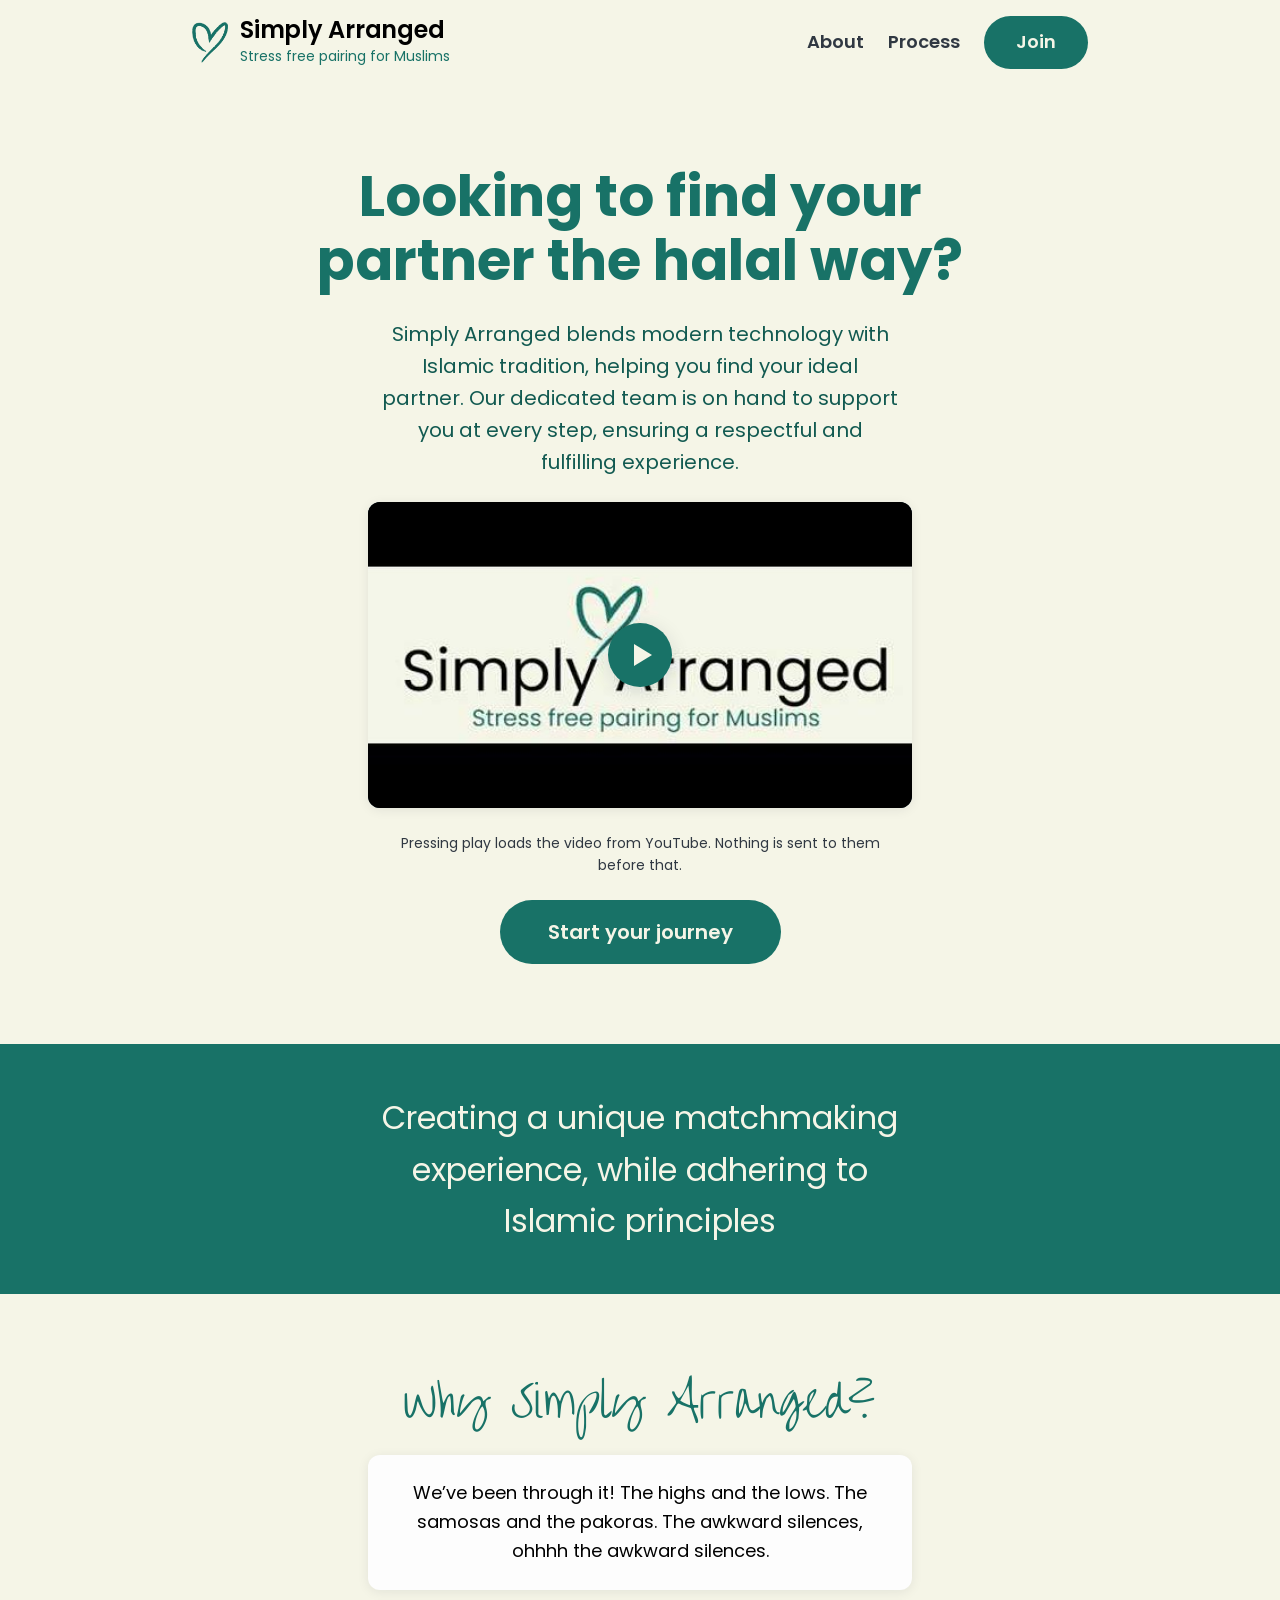
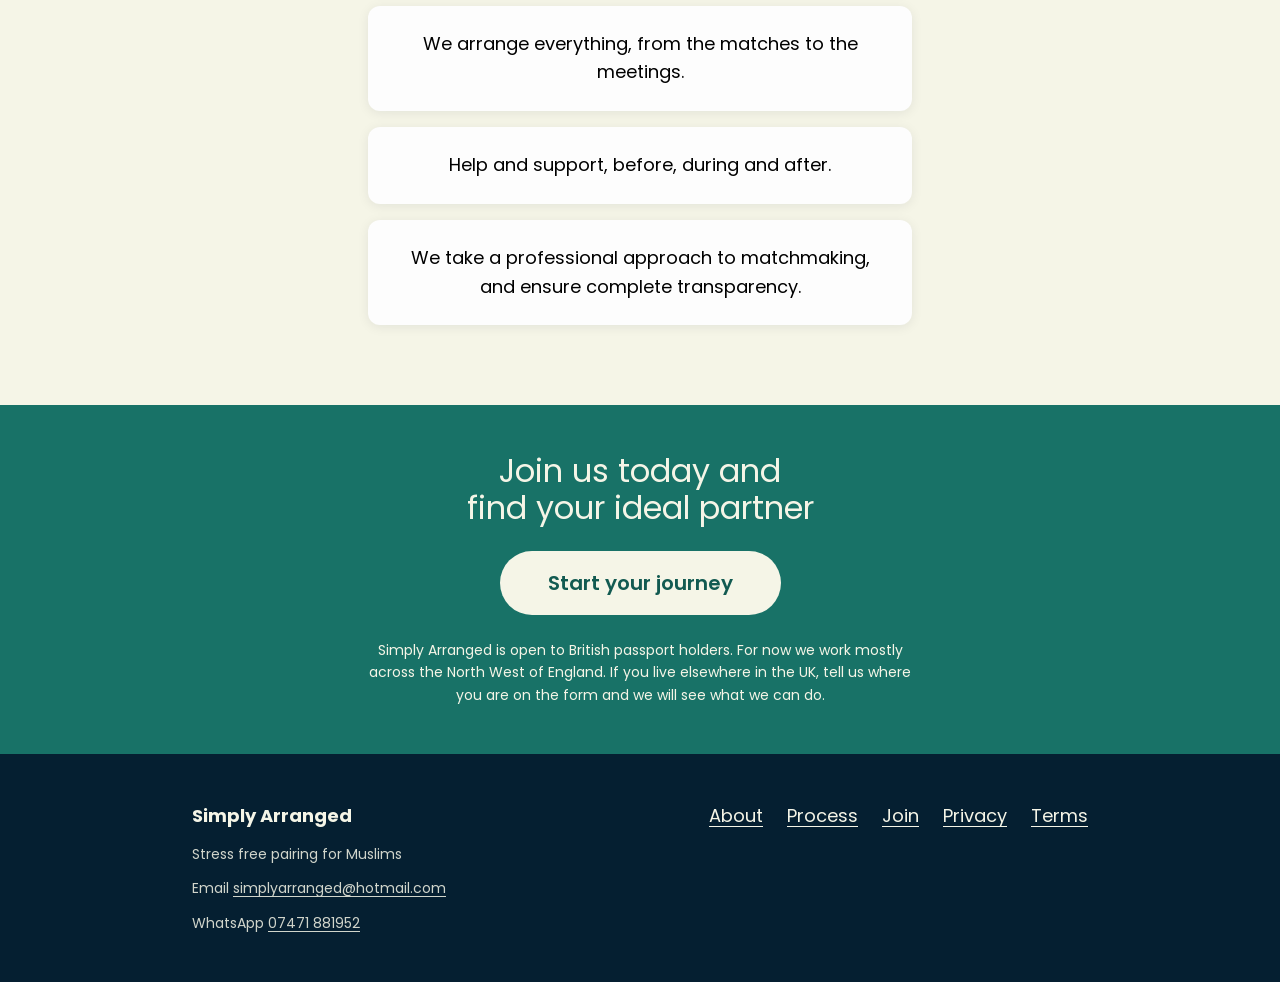
<file: web/index.html>
<!DOCTYPE html>
<html lang="en-GB">
<head>
  <meta charset="utf-8">
  <meta name="viewport" content="width=device-width, initial-scale=1">

  <title>Simply Arranged | Stress free pairing for Muslims</title>
  <meta name="description" content="A human led Muslim matchmaking service. We arrange everything, from the matches to the meetings, while adhering to Islamic principles.">

  <meta property="og:type" content="website">
  <meta property="og:site_name" content="Simply Arranged">
  <meta property="og:title" content="Simply Arranged | Stress free pairing for Muslims">
  <meta property="og:description" content="A human led Muslim matchmaking service. We arrange everything, from the matches to the meetings, while adhering to Islamic principles.">
  <meta property="og:url" content="https://simplyarranged.co.uk/">
  <meta property="og:image" content="https://simplyarranged.co.uk/img/og-image.jpg">
  <meta property="og:image:alt" content="A couple standing under a crescent moon and a star filled sky.">
  <meta name="twitter:card" content="summary_large_image">

  <link rel="icon" href="img/favicon-32.png" sizes="32x32">
  <link rel="apple-touch-icon" href="img/apple-touch-icon.png">

  <link rel="preconnect" href="https://fonts.googleapis.com">
  <link rel="preconnect" href="https://fonts.gstatic.com" crossorigin>
  <link rel="stylesheet" href="https://fonts.googleapis.com/css2?family=Over+the+Rainbow&amp;family=Poppins:wght@400;600;700&amp;display=swap">

  <link rel="stylesheet" href="css/tokens.css">
  <link rel="stylesheet" href="css/base.css">
  <link rel="stylesheet" href="css/layout.css">
  <link rel="stylesheet" href="css/components.css">
</head>
<body>
  <a class="skip-link" href="#main">Skip to content</a>

  <header class="site-header">
    <div class="container">
      <a class="brand" href="index.html">
        <img class="brand-mark" src="img/logo-heart.png" alt="" width="313" height="350">
        <span>
          <span class="brand-name">Simply Arranged</span>
          <span class="brand-tagline">Stress free pairing for Muslims</span>
        </span>
      </a>

      <nav class="site-nav" aria-label="Main">
        <ul class="nav-list">
          <li><a class="nav-link" href="about.html">About</a></li>
          <li><a class="nav-link" href="process.html">Process</a></li>
          <li><a class="btn" href="join.html">Join</a></li>
        </ul>
      </nav>
    </div>
  </header>

  <main id="main">

    <!-- Hero. The illustration that used to sit here has been replaced by the
         introduction video. The illustration now opens the about page. -->
    <section class="section hero">
      <div class="container stack">
        <h1>Looking to find your partner the halal way?</h1>
        <p class="hero-lead">Simply Arranged blends modern technology with Islamic tradition, helping you find your ideal partner. Our dedicated team is on hand to support you at every step, ensuring a respectful and fulfilling experience.</p>

        <!-- The introduction video, taken from page two of the sign up form.
             Nothing is requested from Google until somebody presses play. See js/video.js. -->
        <div class="video"
             data-video
             data-video-src="https://www.youtube-nocookie.com/embed/9obGfOTHKpM?modestbranding=1&amp;rel=0"
             data-video-title="An introduction to Simply Arranged">
          <img class="video-poster" src="img/video-poster.jpg" alt="" width="480" height="270">
          <button class="video-play" type="button" data-video-play>
            <span class="video-play-icon" aria-hidden="true"></span>
            <span class="video-play-text">Play the introduction video</span>
          </button>
        </div>
        <p class="note">Pressing play loads the video from YouTube. Nothing is sent to them before that.</p>

        <p><a class="btn btn-large" href="join.html">Start your journey</a></p>
      </div>
    </section>

    <!-- Positioning line, straight from the flyer -->
    <section class="band">
      <div class="container">
        <p class="band-title">Creating a unique matchmaking experience, while adhering to Islamic principles</p>
      </div>
    </section>

    <!-- Why Simply Arranged -->
    <section class="section">
      <div class="container stack">
        <h2 class="script-title">Why Simply Arranged?</h2>
        <ul class="reasons">
          <li class="reason">We&rsquo;ve been through it! The highs and the lows. The samosas and the pakoras. The awkward silences, ohhhh the awkward silences.</li>
          <li class="reason">We arrange everything, from the matches to the meetings.</li>
          <li class="reason">Help and support, before, during and after.</li>
          <li class="reason">We take a professional approach to matchmaking, and ensure complete transparency.</li>
        </ul>
      </div>
    </section>

    <!-- Call to action -->
    <section class="band">
      <div class="container stack">
        <h2 class="band-title">Join us today and find your ideal partner</h2>
        <p><a class="btn btn-large btn-inverse" href="join.html">Start your journey</a></p>
        <p class="note-inverse">Simply Arranged is open to British passport holders. For now we work mostly across the North West of England. If you live elsewhere in the UK, tell us where you are on the form and we will see what we can do.</p>
      </div>
    </section>

  </main>

  <footer class="site-footer">
    <div class="container footer-grid">
      <div class="stack-tight">
        <p><strong>Simply Arranged</strong></p>
        <p class="footer-small">Stress free pairing for Muslims</p>
        <p class="footer-small">Email <a href="mailto:simplyarranged@hotmail.com">simplyarranged@hotmail.com</a></p>
        <!-- Number taken from the existing sign up form, where it is already public. -->
        <p class="footer-small">WhatsApp <a href="https://wa.me/447471881952">07471 881952</a></p>
      </div>

      <nav aria-label="Footer">
        <ul class="footer-links">
          <li><a href="about.html">About</a></li>
          <li><a href="process.html">Process</a></li>
          <li><a href="join.html">Join</a></li>
          <li><a href="privacy.html">Privacy</a></li>
          <li><a href="terms.html">Terms</a></li>
        </ul>
      </nav>
    </div>
  </footer>

  <script src="js/video.js"></script>
</body>
</html>
</file>
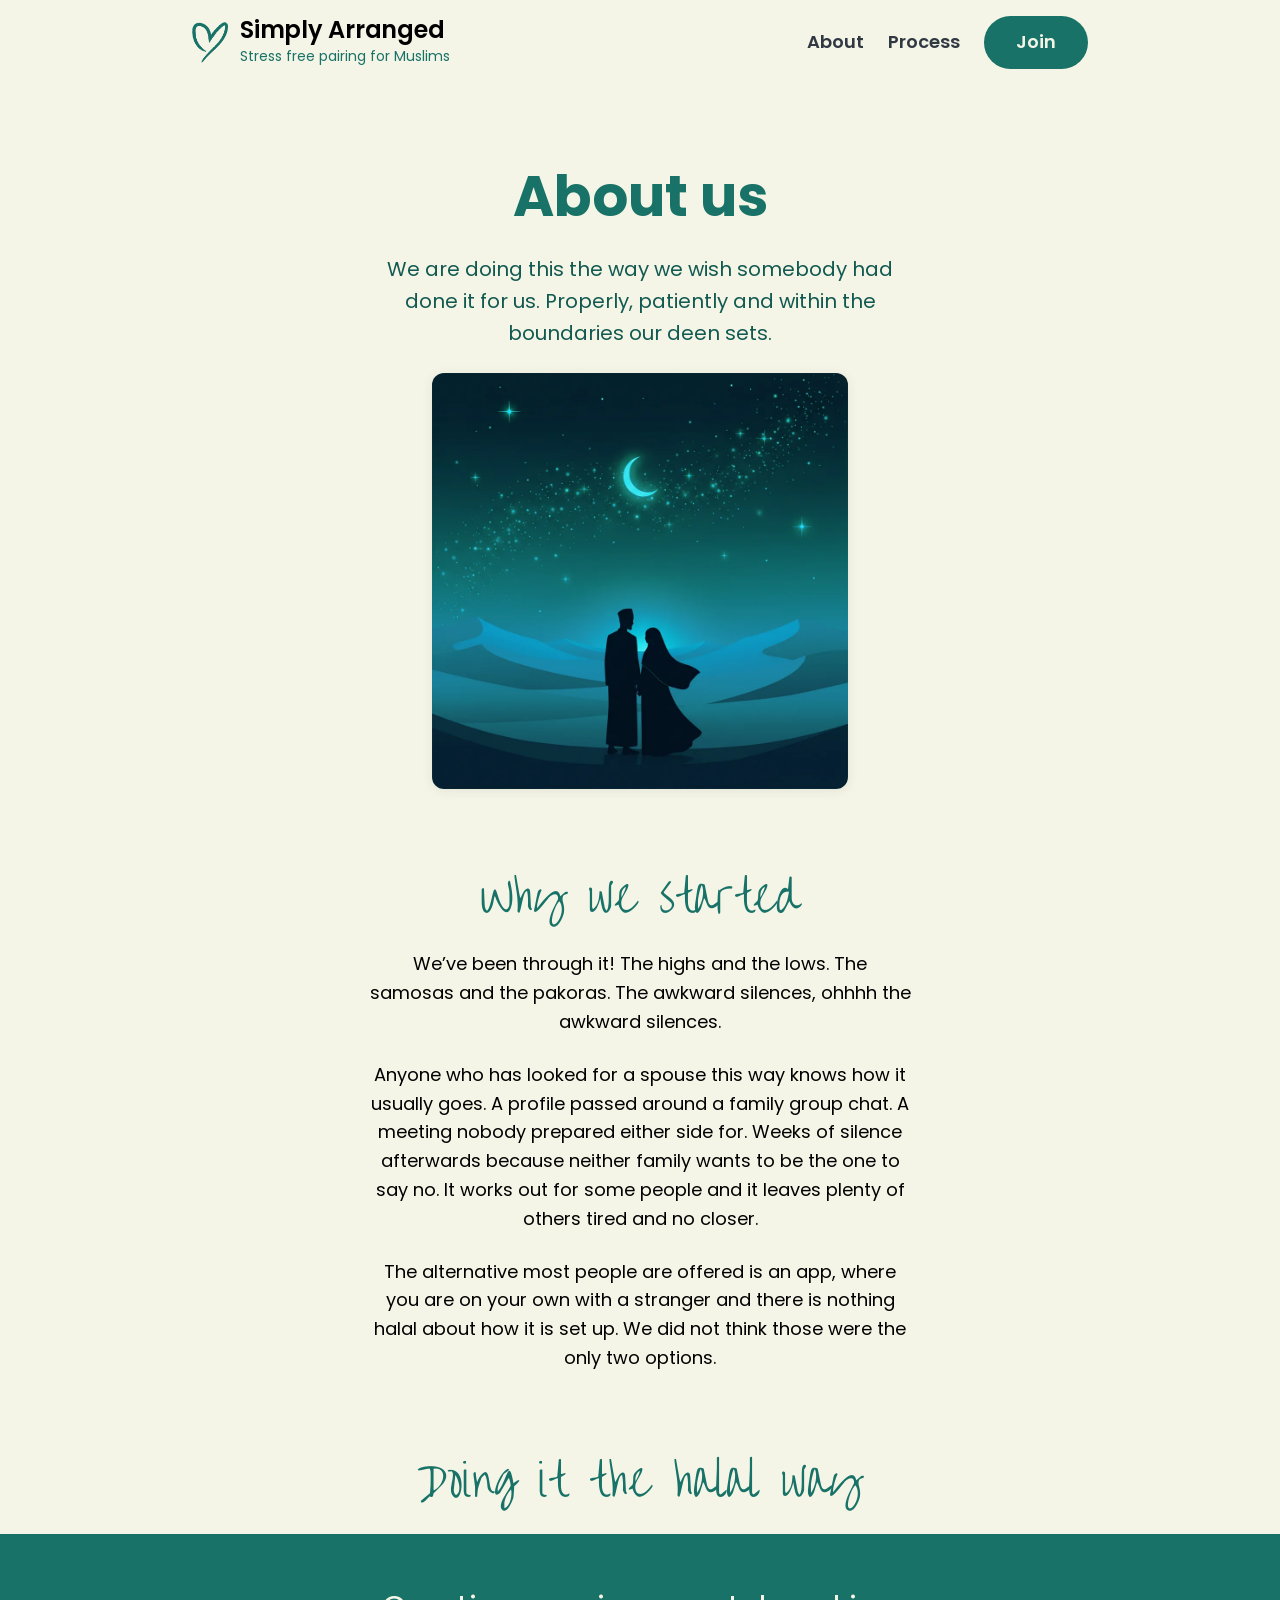
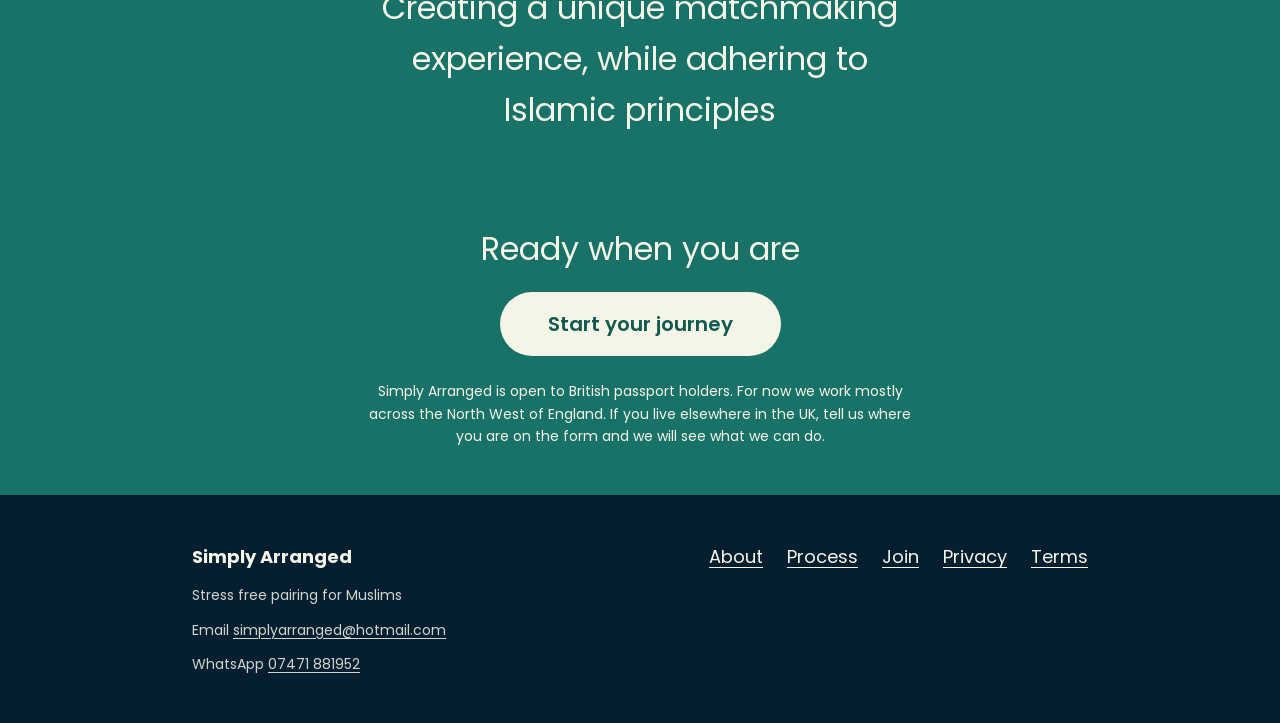
<file: web/about.html>
<!DOCTYPE html>
<html lang="en-GB">
<head>
  <meta charset="utf-8">
  <meta name="viewport" content="width=device-width, initial-scale=1">

  <title>About us | Simply Arranged</title>
  <meta name="description" content="Who we are, why we started Simply Arranged, how we keep the process halal and what we charge.">

  <meta property="og:type" content="website">
  <meta property="og:site_name" content="Simply Arranged">
  <meta property="og:title" content="About us | Simply Arranged">
  <meta property="og:description" content="Who we are, why we started Simply Arranged, how we keep the process halal and what we charge.">
  <meta property="og:url" content="https://simplyarranged.co.uk/about.html">
  <meta property="og:image" content="https://simplyarranged.co.uk/img/og-image.jpg">
  <meta property="og:image:alt" content="A couple standing under a crescent moon and a star filled sky.">
  <meta name="twitter:card" content="summary_large_image">

  <link rel="icon" href="img/favicon-32.png" sizes="32x32">
  <link rel="apple-touch-icon" href="img/apple-touch-icon.png">

  <link rel="preconnect" href="https://fonts.googleapis.com">
  <link rel="preconnect" href="https://fonts.gstatic.com" crossorigin>
  <link rel="stylesheet" href="https://fonts.googleapis.com/css2?family=Over+the+Rainbow&amp;family=Poppins:wght@400;600;700&amp;display=swap">

  <link rel="stylesheet" href="css/tokens.css">
  <link rel="stylesheet" href="css/base.css">
  <link rel="stylesheet" href="css/layout.css">
  <link rel="stylesheet" href="css/components.css">
</head>
<body>
  <a class="skip-link" href="#main">Skip to content</a>

  <header class="site-header">
    <div class="container">
      <a class="brand" href="index.html">
        <img class="brand-mark" src="img/logo-heart.png" alt="" width="313" height="350">
        <span>
          <span class="brand-name">Simply Arranged</span>
          <span class="brand-tagline">Stress free pairing for Muslims</span>
        </span>
      </a>

      <nav class="site-nav" aria-label="Main">
        <ul class="nav-list">
          <li><a class="nav-link" href="about.html" aria-current="page">About</a></li>
          <li><a class="nav-link" href="process.html">Process</a></li>
          <li><a class="btn" href="join.html">Join</a></li>
        </ul>
      </nav>
    </div>
  </header>

  <main id="main">

    <!-- The illustration moved here off the home page, where the introduction
         video now sits instead. -->
    <section class="section hero">
      <div class="container stack">
        <h1>About us</h1>
        <p class="hero-lead">We are doing this the way we wish somebody had done it for us. Properly, patiently and within the boundaries our deen sets.</p>
        <img class="hero-image" src="img/hero.webp" alt="A couple standing under a crescent moon and a star filled sky." width="960" height="960" fetchpriority="high">
      </div>
    </section>

    <section class="section">
      <div class="container stack">
        <h2 class="script-title">Why we started</h2>

        <div class="prose stack">
          <p>We&rsquo;ve been through it! The highs and the lows. The samosas and the pakoras. The awkward silences, ohhhh the awkward silences.</p>
          <p>Anyone who has looked for a spouse this way knows how it usually goes. A profile passed around a family group chat. A meeting nobody prepared either side for. Weeks of silence afterwards because neither family wants to be the one to say no. It works out for some people and it leaves plenty of others tired and no closer.</p>
          <p>The alternative most people are offered is an app, where you are on your own with a stranger and there is nothing halal about how it is set up. We did not think those were the only two options.</p>
        </div>
      </div>
    </section>

    <!-- Heading only. The paragraph and the four cards that used to sit here were
         cut on 4 August. The heading now introduces the band directly below it. -->
    <section class="section section-intro">
      <div class="container">
        <h2 class="script-title">Doing it the halal way</h2>
      </div>
    </section>

    <section class="band">
      <div class="container">
        <p class="band-title">Creating a unique matchmaking experience, while adhering to Islamic principles</p>
      </div>
    </section>

    <section class="band">
      <div class="container stack">
        <h2 class="band-title">Ready when you are</h2>
        <p><a class="btn btn-large btn-inverse" href="join.html">Start your journey</a></p>
        <p class="note-inverse">Simply Arranged is open to British passport holders. For now we work mostly across the North West of England. If you live elsewhere in the UK, tell us where you are on the form and we will see what we can do.</p>
      </div>
    </section>

  </main>

  <footer class="site-footer">
    <div class="container footer-grid">
      <div class="stack-tight">
        <p><strong>Simply Arranged</strong></p>
        <p class="footer-small">Stress free pairing for Muslims</p>
        <p class="footer-small">Email <a href="mailto:simplyarranged@hotmail.com">simplyarranged@hotmail.com</a></p>
        <p class="footer-small">WhatsApp <a href="https://wa.me/447471881952">07471 881952</a></p>
      </div>

      <nav aria-label="Footer">
        <ul class="footer-links">
          <li><a href="about.html">About</a></li>
          <li><a href="process.html">Process</a></li>
          <li><a href="join.html">Join</a></li>
          <li><a href="privacy.html">Privacy</a></li>
          <li><a href="terms.html">Terms</a></li>
        </ul>
      </nav>
    </div>
  </footer>
</body>
</html>
</file>
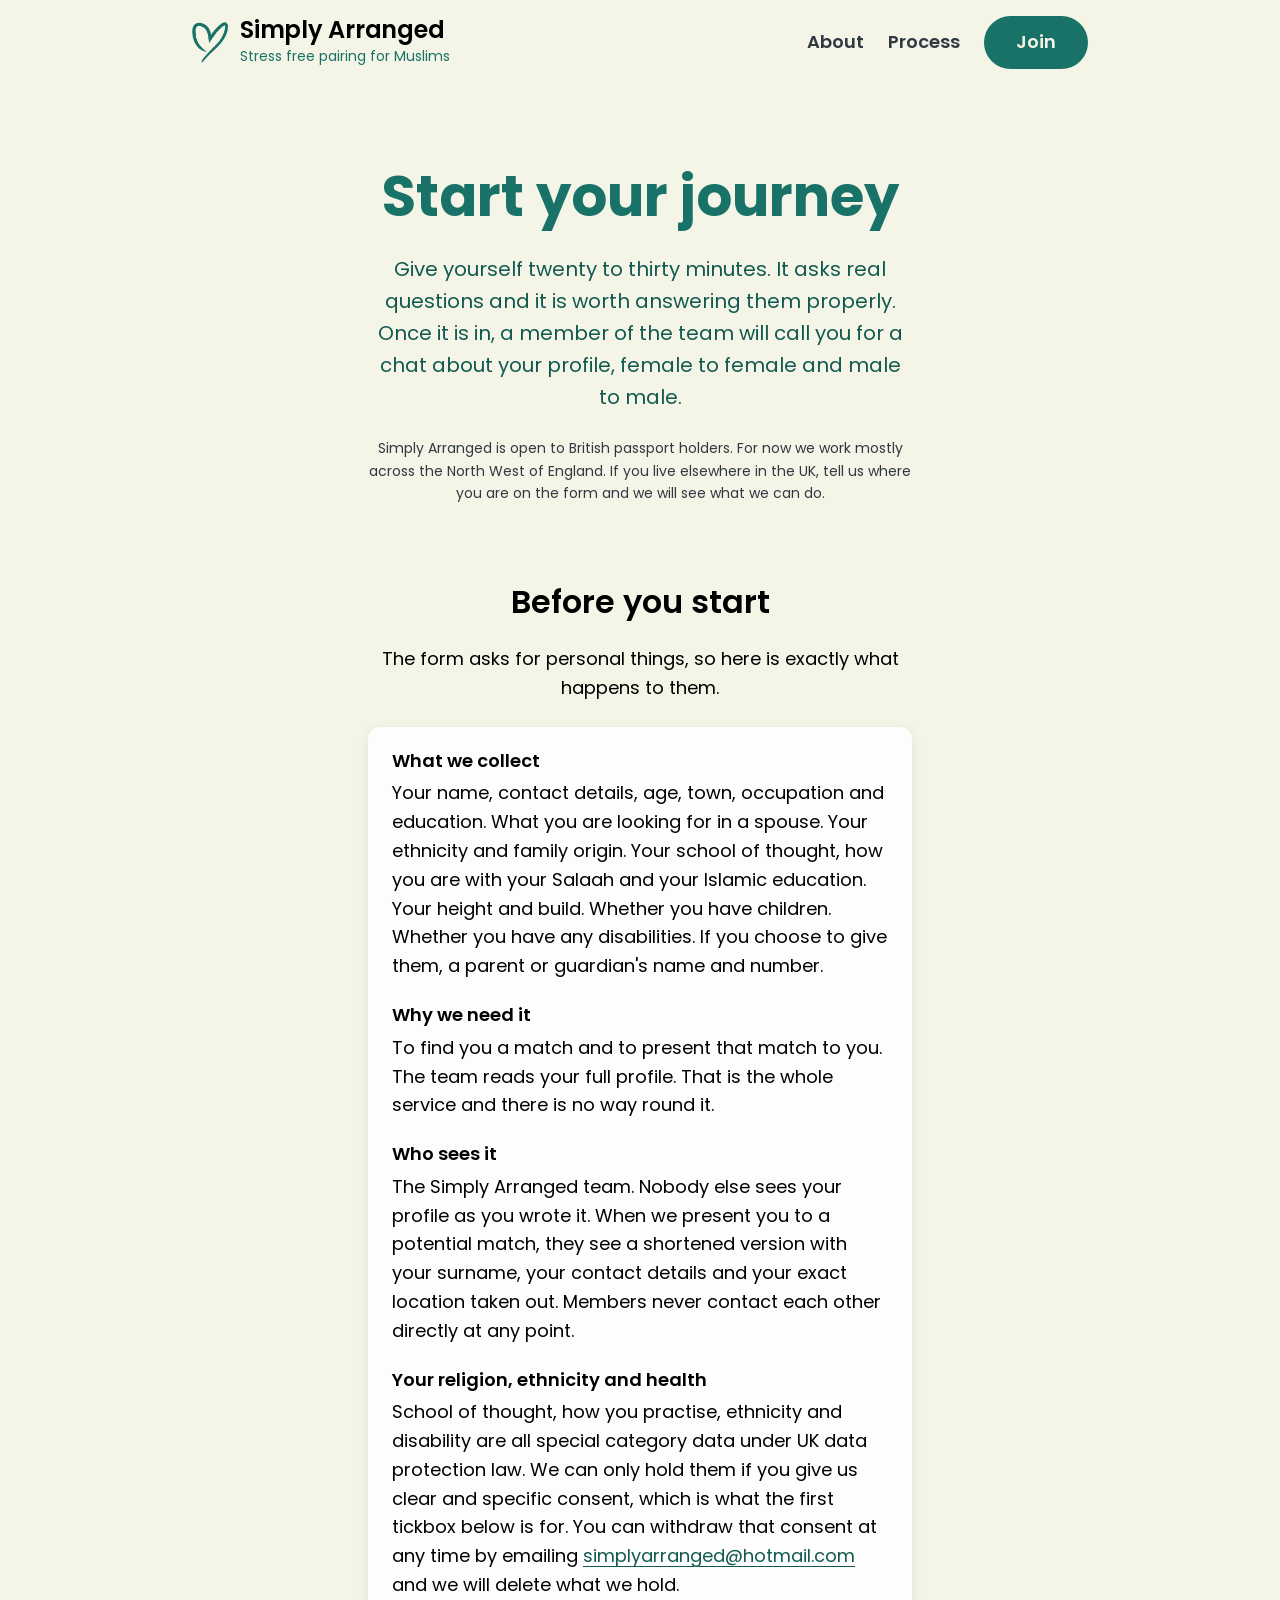
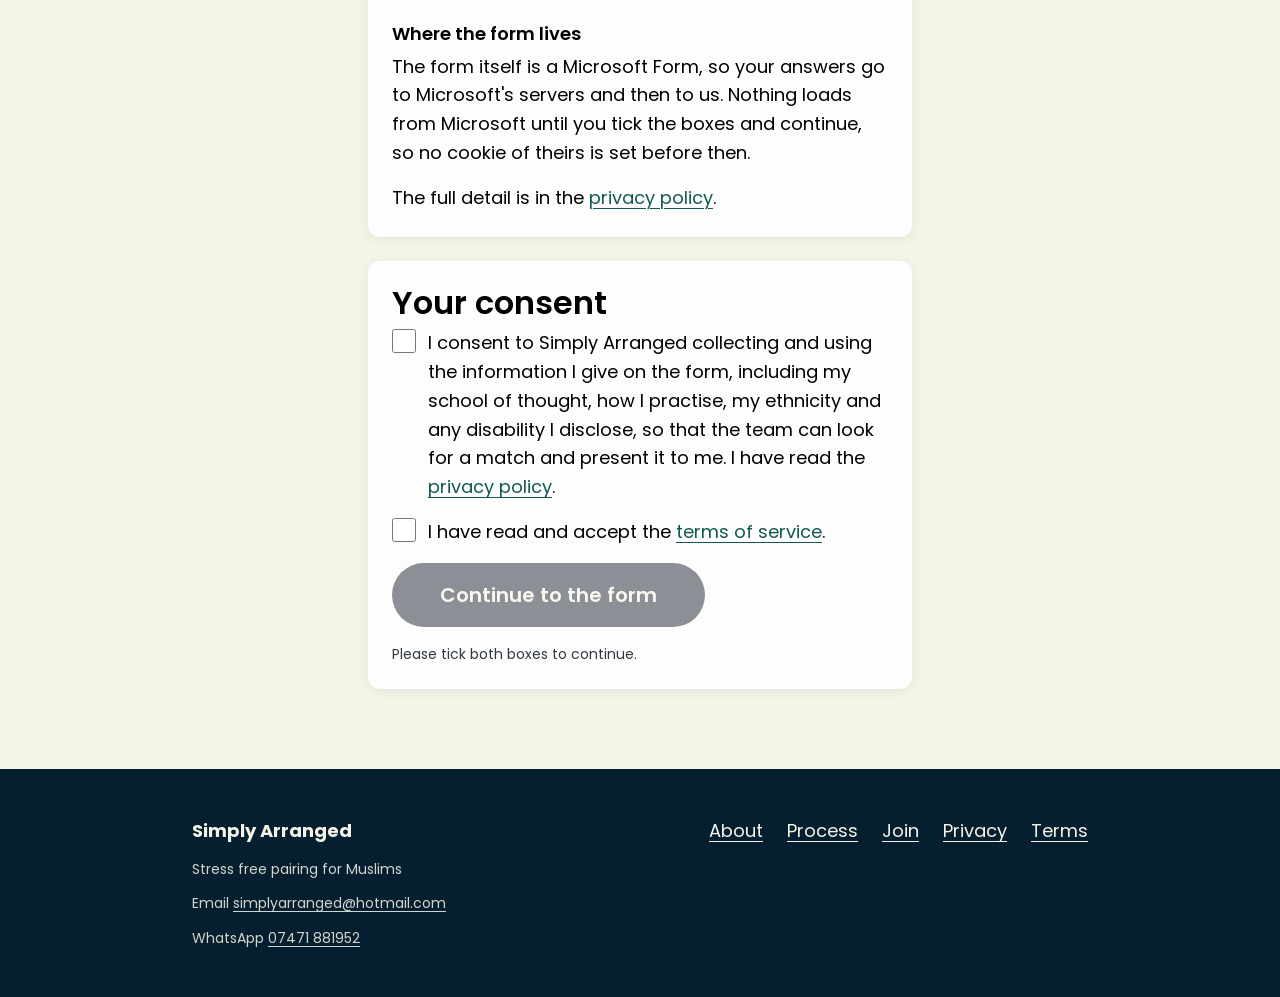
<file: web/join.html>
<!DOCTYPE html>
<html lang="en-GB">
<head>
  <meta charset="utf-8">
  <meta name="viewport" content="width=device-width, initial-scale=1">

  <title>Join | Simply Arranged</title>
  <meta name="description" content="Start your journey with Simply Arranged. Read what we do with your information, give your consent and fill in the sign up form.">

  <meta property="og:type" content="website">
  <meta property="og:site_name" content="Simply Arranged">
  <meta property="og:title" content="Join | Simply Arranged">
  <meta property="og:description" content="Start your journey with Simply Arranged. Read what we do with your information, give your consent and fill in the sign up form.">
  <meta property="og:url" content="https://simplyarranged.co.uk/join.html">
  <meta property="og:image" content="https://simplyarranged.co.uk/img/og-image.jpg">
  <meta property="og:image:alt" content="A couple standing under a crescent moon and a star filled sky.">
  <meta name="twitter:card" content="summary_large_image">

  <link rel="icon" href="img/favicon-32.png" sizes="32x32">
  <link rel="apple-touch-icon" href="img/apple-touch-icon.png">

  <link rel="preconnect" href="https://fonts.googleapis.com">
  <link rel="preconnect" href="https://fonts.gstatic.com" crossorigin>
  <link rel="stylesheet" href="https://fonts.googleapis.com/css2?family=Over+the+Rainbow&amp;family=Poppins:wght@400;600;700&amp;display=swap">

  <link rel="stylesheet" href="css/tokens.css">
  <link rel="stylesheet" href="css/base.css">
  <link rel="stylesheet" href="css/layout.css">
  <link rel="stylesheet" href="css/components.css">
</head>
<body>
  <a class="skip-link" href="#main">Skip to content</a>

  <header class="site-header">
    <div class="container">
      <a class="brand" href="index.html">
        <img class="brand-mark" src="img/logo-heart.png" alt="" width="313" height="350">
        <span>
          <span class="brand-name">Simply Arranged</span>
          <span class="brand-tagline">Stress free pairing for Muslims</span>
        </span>
      </a>

      <nav class="site-nav" aria-label="Main">
        <ul class="nav-list">
          <li><a class="nav-link" href="about.html">About</a></li>
          <li><a class="nav-link" href="process.html">Process</a></li>
          <li><a class="btn" href="join.html" aria-current="page">Join</a></li>
        </ul>
      </nav>
    </div>
  </header>

  <main id="main">

    <section class="section hero">
      <div class="container stack">
        <h1>Start your journey</h1>
        <!-- The form says ten minutes. The people who have actually filled it in average nearer half an hour, so this says twenty to thirty. Better to set the expectation honestly than to have somebody abandon it halfway. -->
        <p class="hero-lead">Give yourself twenty to thirty minutes. It asks real questions and it is worth answering them properly. Once it is in, a member of the team will call you for a chat about your profile, female to female and male to male.</p>
        <p class="note">Simply Arranged is open to British passport holders. For now we work mostly across the North West of England. If you live elsewhere in the UK, tell us where you are on the form and we will see what we can do.</p>
      </div>
    </section>

    <section class="section">
      <div class="container stack">
        <h2 class="text-centre">Before you start</h2>

        <div class="prose">
          <p>The form asks for personal things, so here is exactly what happens to them.</p>
        </div>

        <div class="consent">
          <h3>What we collect</h3>
          <p>Your name, contact details, age, town, occupation and education. What you are looking for in a spouse. Your ethnicity and family origin. Your school of thought, how you are with your Salaah and your Islamic education. Your height and build. Whether you have children. Whether you have any disabilities. If you choose to give them, a parent or guardian's name and number.</p>

          <h3>Why we need it</h3>
          <p>To find you a match and to present that match to you. The team reads your full profile. That is the whole service and there is no way round it.</p>

          <h3>Who sees it</h3>
          <p>The Simply Arranged team. Nobody else sees your profile as you wrote it. When we present you to a potential match, they see a shortened version with your surname, your contact details and your exact location taken out. Members never contact each other directly at any point.</p>

          <h3>Your religion, ethnicity and health</h3>
          <p>School of thought, how you practise, ethnicity and disability are all special category data under UK data protection law. We can only hold them if you give us clear and specific consent, which is what the first tickbox below is for. You can withdraw that consent at any time by emailing <a href="mailto:simplyarranged@hotmail.com">simplyarranged@hotmail.com</a> and we will delete what we hold.</p>

          <h3>Where the form lives</h3>
          <p>The form itself is a Microsoft Form, so your answers go to Microsoft's servers and then to us. Nothing loads from Microsoft until you tick the boxes and continue, so no cookie of theirs is set before then.</p>

          <p>The full detail is in the <a href="privacy.html">privacy policy</a>.</p>
        </div>

        <form class="consent" data-consent-form novalidate>
          <h2>Your consent</h2>

          <div class="consent-item">
            <input type="checkbox" id="consent-data" data-consent-box>
            <label for="consent-data">I consent to Simply Arranged collecting and using the information I give on the form, including my school of thought, how I practise, my ethnicity and any disability I disclose, so that the team can look for a match and present it to me. I have read the <a href="privacy.html">privacy policy</a>.</label>
          </div>

          <div class="consent-item">
            <input type="checkbox" id="consent-terms" data-consent-box>
            <label for="consent-terms">I have read and accept the <a href="terms.html">terms of service</a>.</label>
          </div>

          <div class="consent-actions">
            <a class="btn btn-large" href="https://forms.office.com/r/pAn3746bN1" data-consent-continue>Continue to the form</a>
            <span class="consent-status" data-consent-status role="status">Please tick both boxes to continue.</span>
          </div>
        </form>

        <noscript>
          <p class="note text-centre">The form opens on Microsoft Forms. By continuing you are agreeing to everything set out above, in the <a href="privacy.html">privacy policy</a> and in the <a href="terms.html">terms of service</a>.</p>
        </noscript>
      </div>
    </section>

    <section class="section" data-form-embed hidden>
      <div class="container stack">
        <h2 class="text-centre">The sign up form</h2>
        <!-- src is held back in data-src so nothing loads from Microsoft before consent. -->
        <iframe
          class="form-embed"
          title="Simply Arranged sign up form"
          data-src="https://forms.office.com/r/pAn3746bN1?embed=true"
          allow="fullscreen"
          referrerpolicy="strict-origin-when-cross-origin"></iframe>
        <p class="note text-centre">Trouble with the form? <a href="https://forms.office.com/r/pAn3746bN1">Open it in a new tab</a> or email us at <a href="mailto:simplyarranged@hotmail.com">simplyarranged@hotmail.com</a>.</p>
      </div>
    </section>

  </main>

  <footer class="site-footer">
    <div class="container footer-grid">
      <div class="stack-tight">
        <p><strong>Simply Arranged</strong></p>
        <p class="footer-small">Stress free pairing for Muslims</p>
        <p class="footer-small">Email <a href="mailto:simplyarranged@hotmail.com">simplyarranged@hotmail.com</a></p>
        <p class="footer-small">WhatsApp <a href="https://wa.me/447471881952">07471 881952</a></p>
      </div>

      <nav aria-label="Footer">
        <ul class="footer-links">
          <li><a href="about.html">About</a></li>
          <li><a href="process.html">Process</a></li>
          <li><a href="join.html">Join</a></li>
          <li><a href="privacy.html">Privacy</a></li>
          <li><a href="terms.html">Terms</a></li>
        </ul>
      </nav>
    </div>
  </footer>

  <script src="js/join.js"></script>
</body>
</html>
</file>
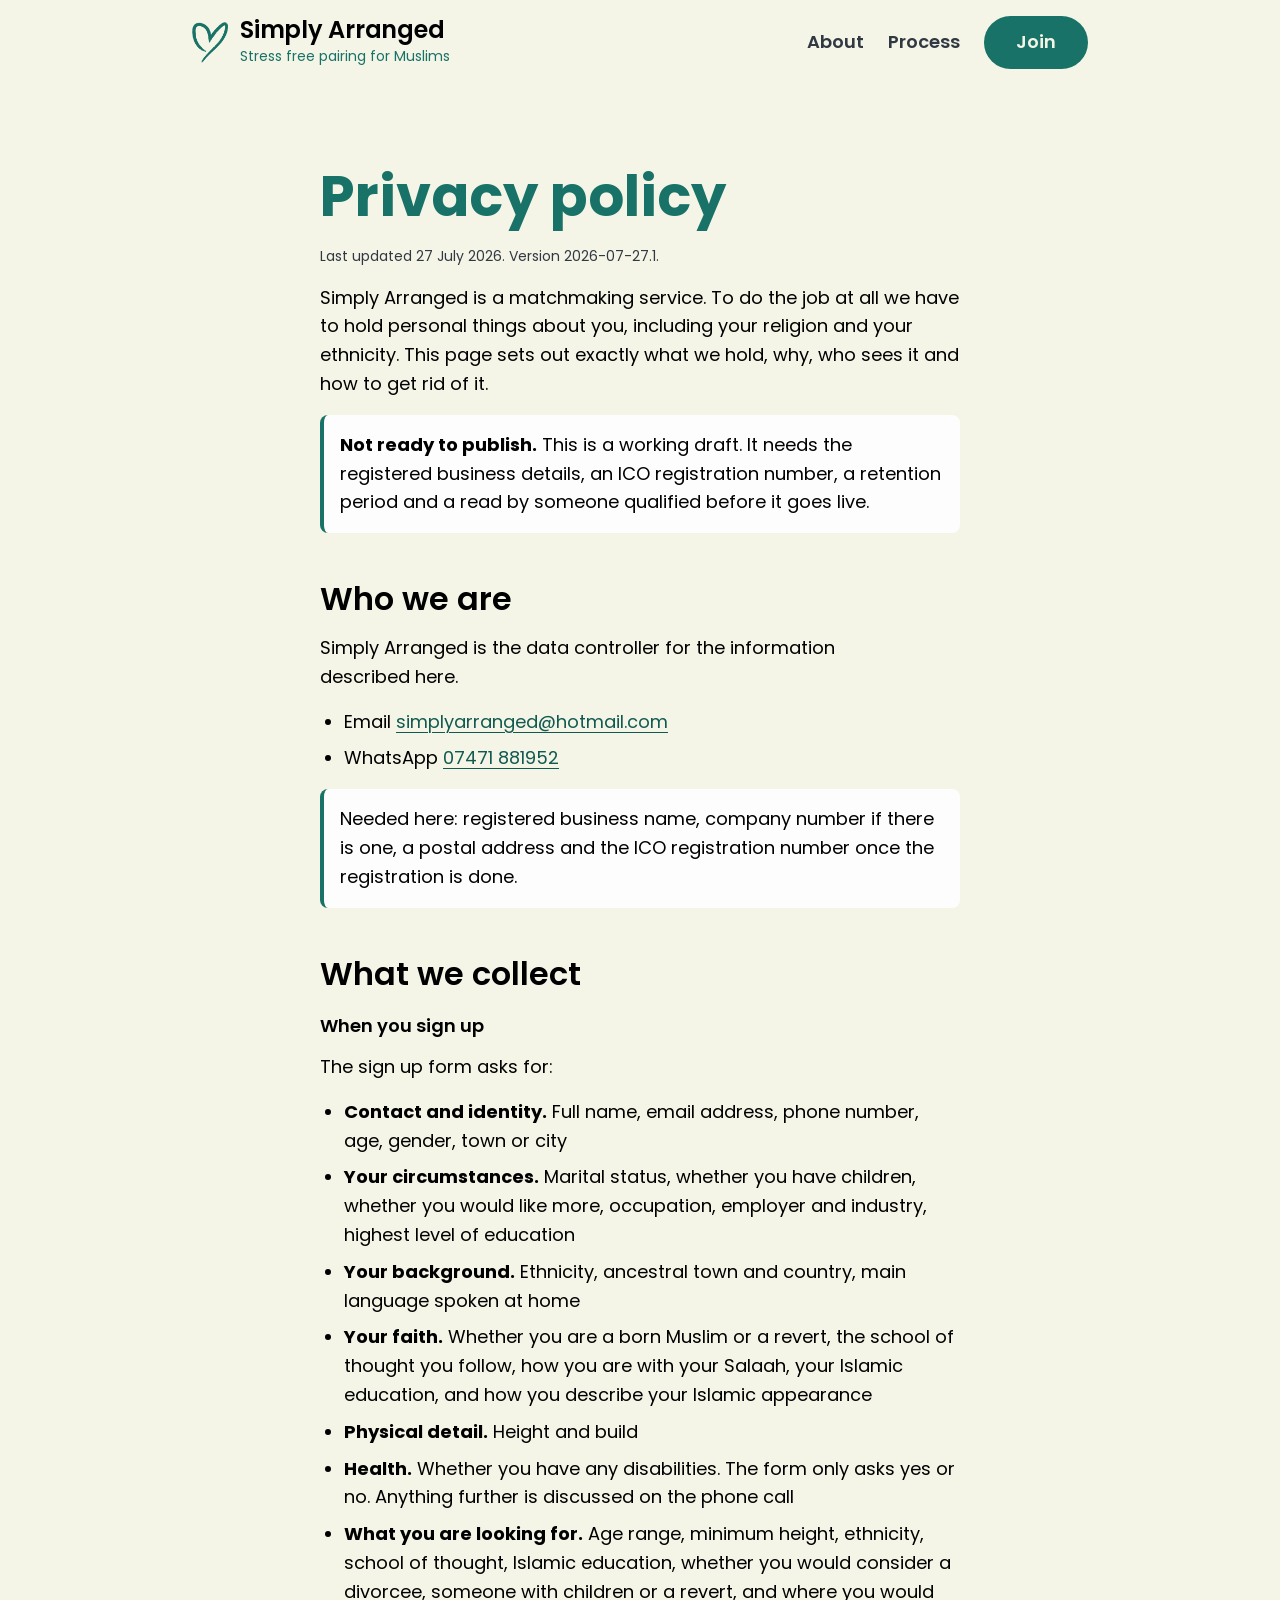
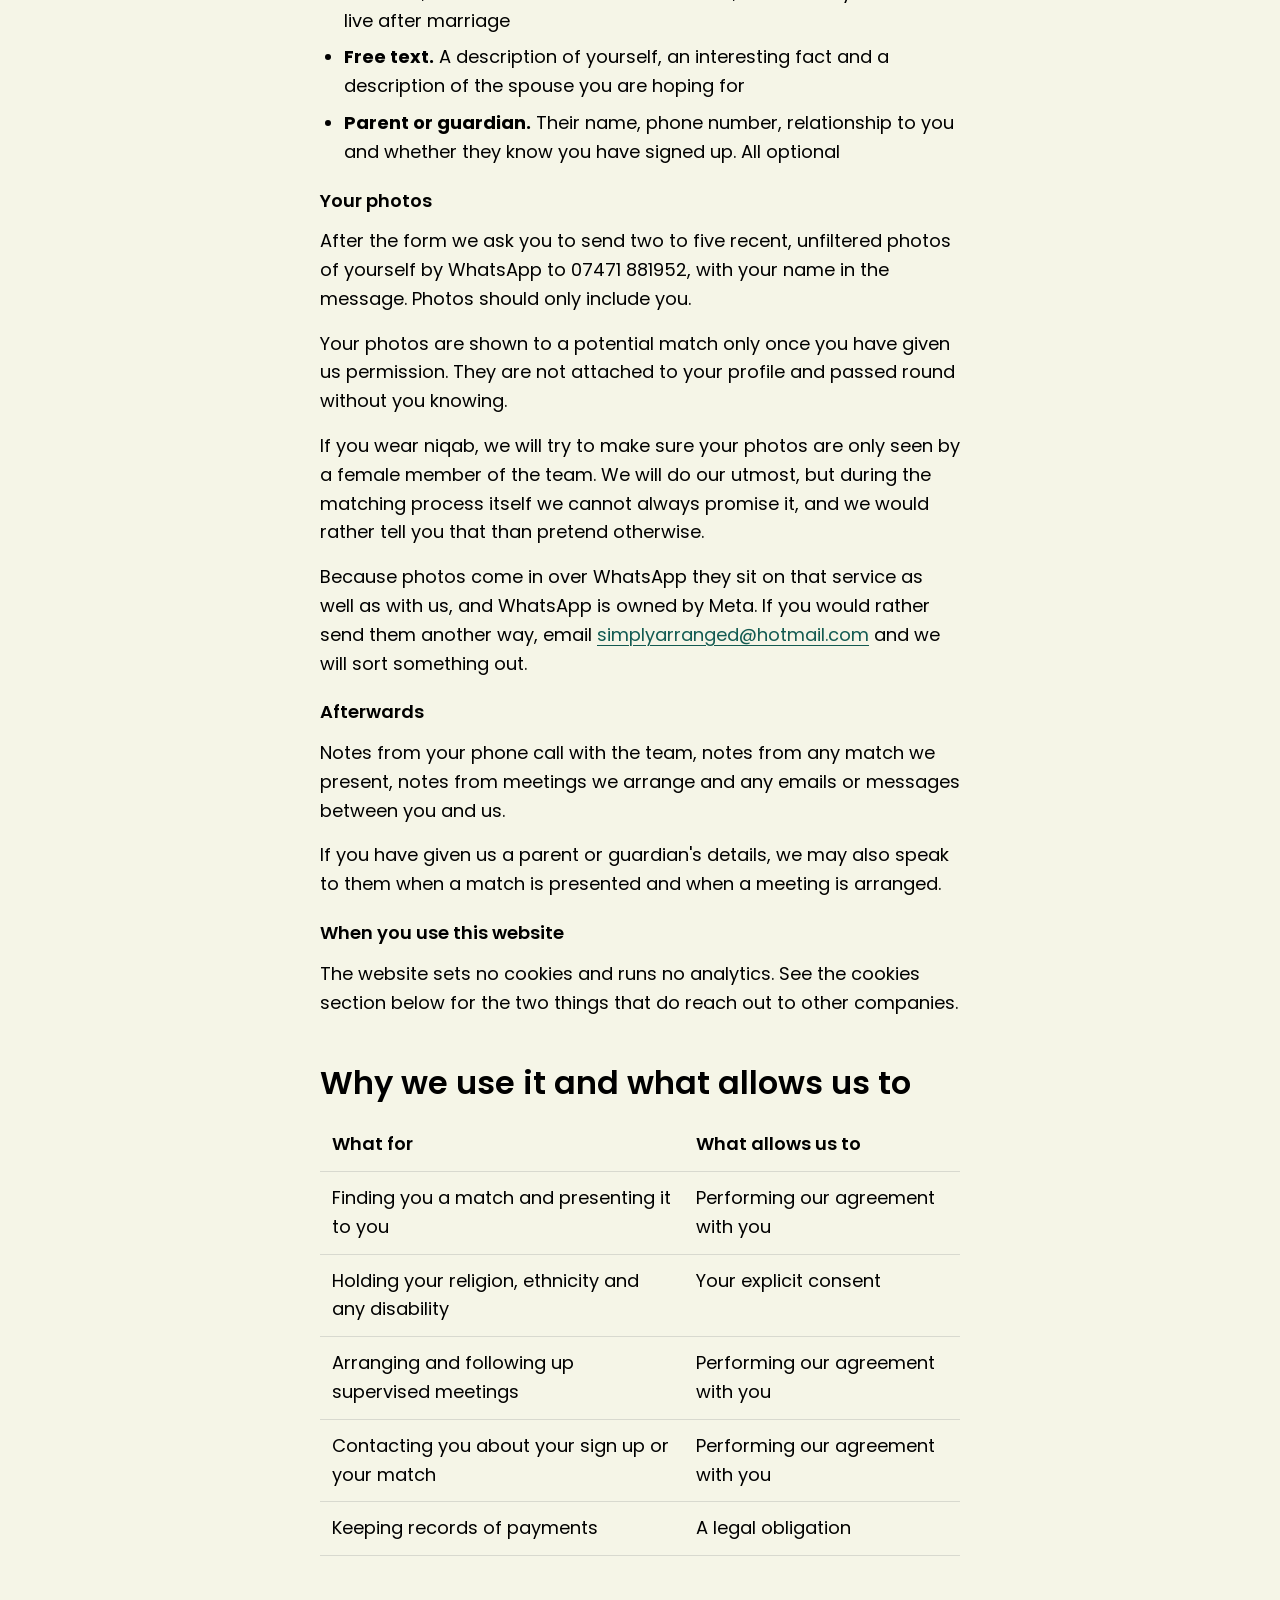
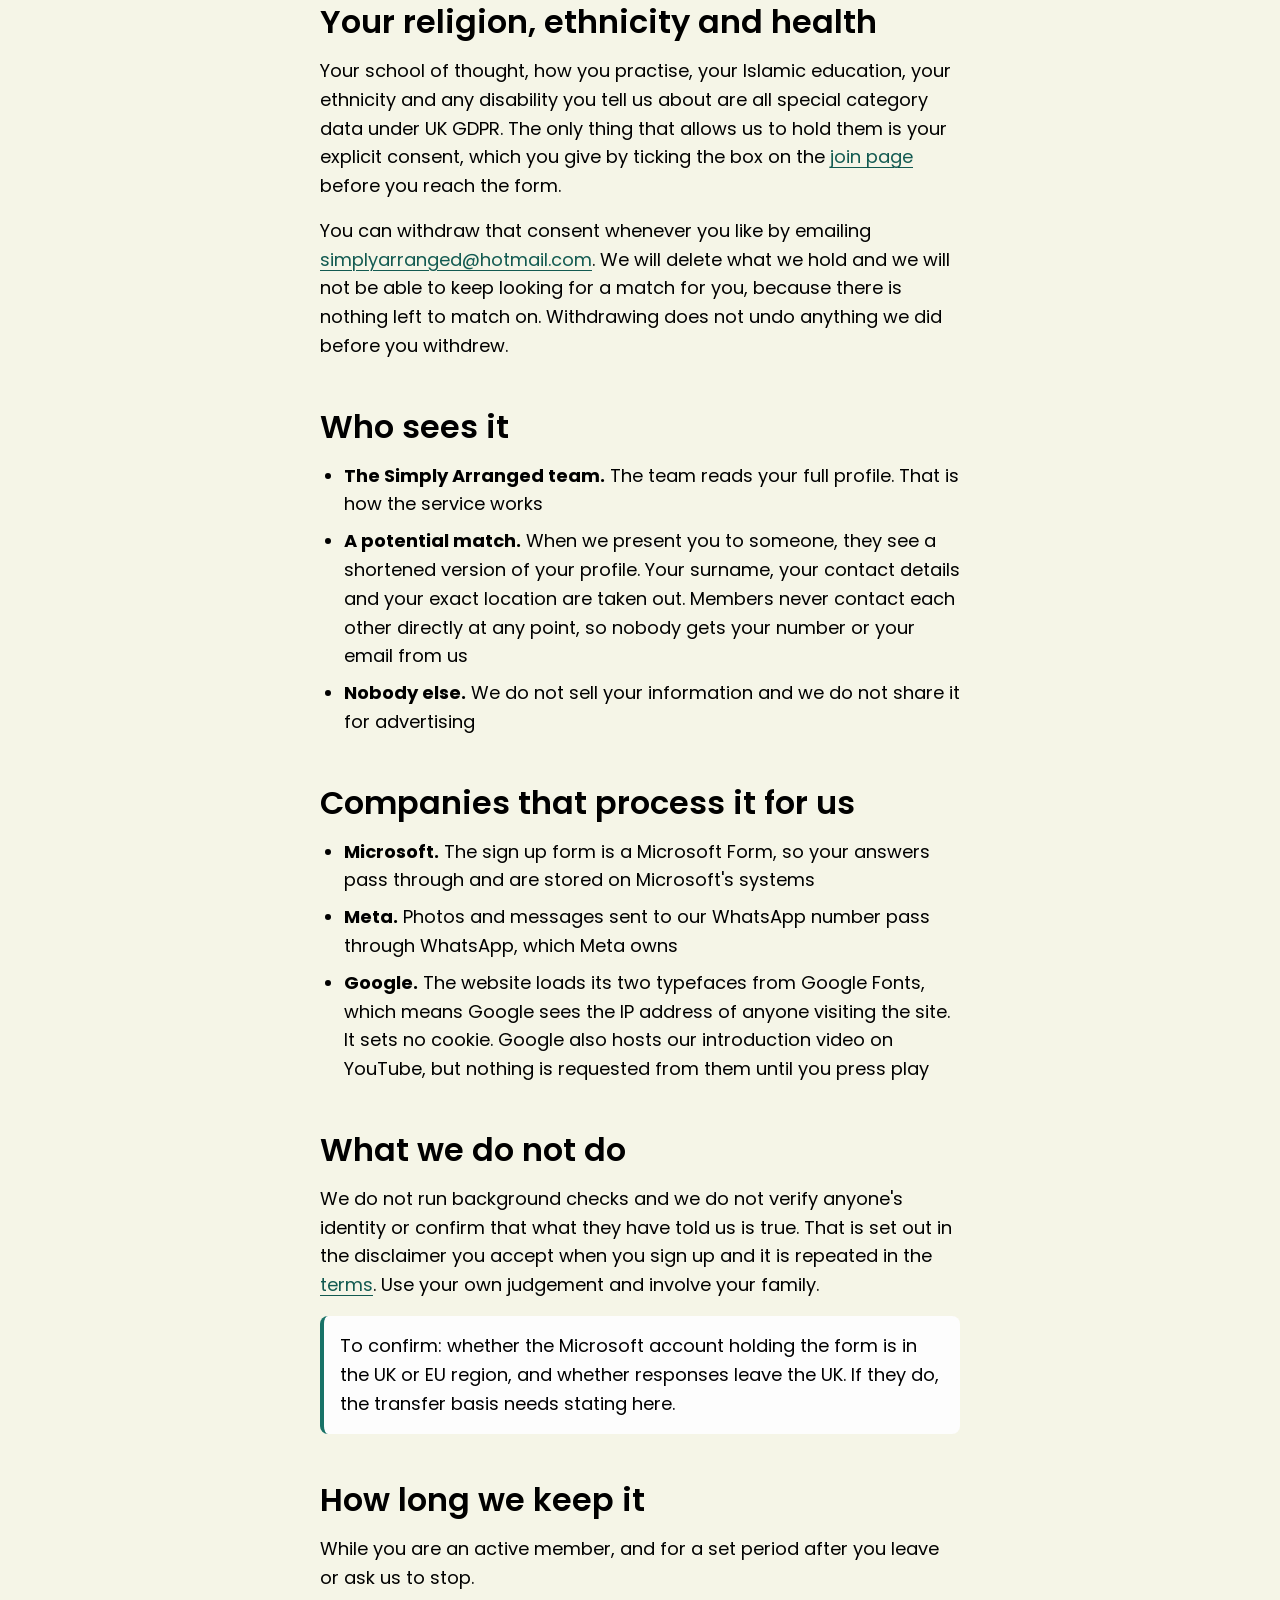
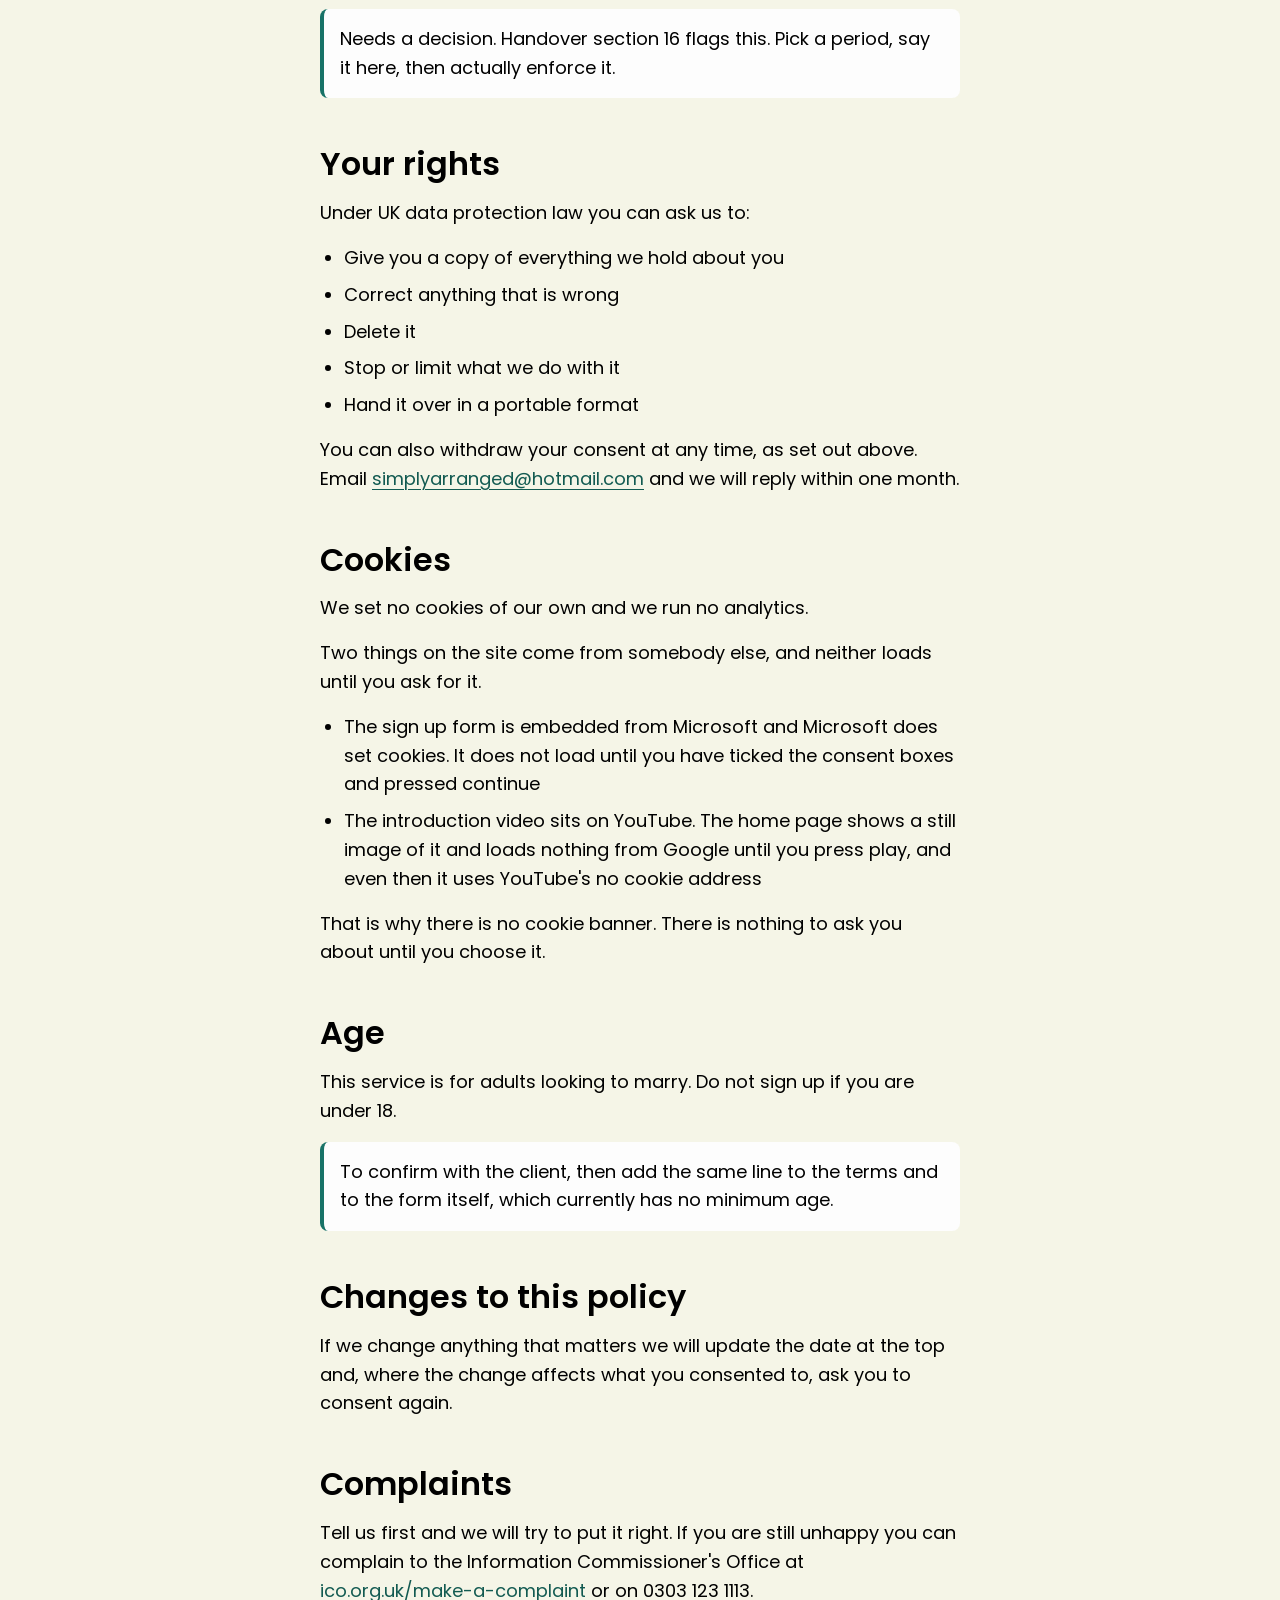
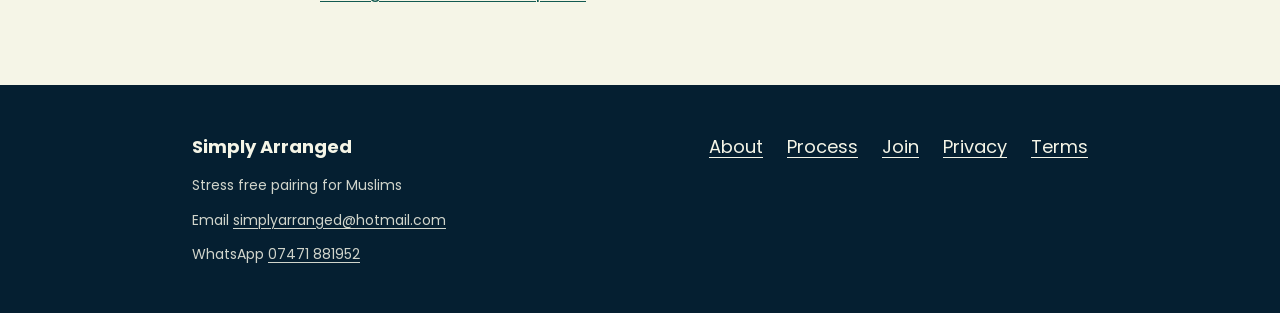
<file: web/privacy.html>
<!DOCTYPE html>
<html lang="en-GB">
<head>
  <meta charset="utf-8">
  <meta name="viewport" content="width=device-width, initial-scale=1">

  <title>Privacy policy | Simply Arranged</title>
  <meta name="description" content="What Simply Arranged collects, why, who sees it, how long it is kept and how to have it deleted.">

  <link rel="icon" href="img/favicon-32.png" sizes="32x32">
  <link rel="apple-touch-icon" href="img/apple-touch-icon.png">

  <link rel="preconnect" href="https://fonts.googleapis.com">
  <link rel="preconnect" href="https://fonts.gstatic.com" crossorigin>
  <link rel="stylesheet" href="https://fonts.googleapis.com/css2?family=Over+the+Rainbow&amp;family=Poppins:wght@400;600;700&amp;display=swap">

  <link rel="stylesheet" href="css/tokens.css">
  <link rel="stylesheet" href="css/base.css">
  <link rel="stylesheet" href="css/layout.css">
  <link rel="stylesheet" href="css/components.css">
</head>
<body>
  <a class="skip-link" href="#main">Skip to content</a>

  <header class="site-header">
    <div class="container">
      <a class="brand" href="index.html">
        <img class="brand-mark" src="img/logo-heart.png" alt="" width="313" height="350">
        <span>
          <span class="brand-name">Simply Arranged</span>
          <span class="brand-tagline">Stress free pairing for Muslims</span>
        </span>
      </a>

      <nav class="site-nav" aria-label="Main">
        <ul class="nav-list">
          <li><a class="nav-link" href="about.html">About</a></li>
          <li><a class="nav-link" href="process.html">Process</a></li>
          <li><a class="btn" href="join.html">Join</a></li>
        </ul>
      </nav>
    </div>
  </header>

  <main id="main">
    <section class="section">
      <div class="container legal">
        <h1>Privacy policy</h1>
        <p class="legal-meta">Last updated 27 July 2026. Version 2026-07-27.1.</p>

        <p>Simply Arranged is a matchmaking service. To do the job at all we have to hold personal things about you, including your religion and your ethnicity. This page sets out exactly what we hold, why, who sees it and how to get rid of it.</p>

        <div class="todo">
          <p><strong>Not ready to publish.</strong> This is a working draft. It needs the registered business details, an ICO registration number, a retention period and a read by someone qualified before it goes live.</p>
        </div>

        <h2>Who we are</h2>
        <p>Simply Arranged is the data controller for the information described here.</p>
        <ul>
          <li>Email <a href="mailto:simplyarranged@hotmail.com">simplyarranged@hotmail.com</a></li>
          <li>WhatsApp <a href="https://wa.me/447471881952">07471 881952</a></li>
        </ul>

        <div class="todo">
          <p>Needed here: registered business name, company number if there is one, a postal address and the ICO registration number once the registration is done.</p>
        </div>

        <h2>What we collect</h2>

        <h3>When you sign up</h3>
        <p>The sign up form asks for:</p>
        <ul>
          <li><strong>Contact and identity.</strong> Full name, email address, phone number, age, gender, town or city</li>
          <li><strong>Your circumstances.</strong> Marital status, whether you have children, whether you would like more, occupation, employer and industry, highest level of education</li>
          <li><strong>Your background.</strong> Ethnicity, ancestral town and country, main language spoken at home</li>
          <li><strong>Your faith.</strong> Whether you are a born Muslim or a revert, the school of thought you follow, how you are with your Salaah, your Islamic education, and how you describe your Islamic appearance</li>
          <li><strong>Physical detail.</strong> Height and build</li>
          <li><strong>Health.</strong> Whether you have any disabilities. The form only asks yes or no. Anything further is discussed on the phone call</li>
          <li><strong>What you are looking for.</strong> Age range, minimum height, ethnicity, school of thought, Islamic education, whether you would consider a divorcee, someone with children or a revert, and where you would live after marriage</li>
          <li><strong>Free text.</strong> A description of yourself, an interesting fact and a description of the spouse you are hoping for</li>
          <li><strong>Parent or guardian.</strong> Their name, phone number, relationship to you and whether they know you have signed up. All optional</li>
        </ul>

        <h3>Your photos</h3>
        <p>After the form we ask you to send two to five recent, unfiltered photos of yourself by WhatsApp to 07471 881952, with your name in the message. Photos should only include you.</p>
        <p>Your photos are shown to a potential match only once you have given us permission. They are not attached to your profile and passed round without you knowing.</p>
        <p>If you wear niqab, we will try to make sure your photos are only seen by a female member of the team. We will do our utmost, but during the matching process itself we cannot always promise it, and we would rather tell you that than pretend otherwise.</p>
        <p>Because photos come in over WhatsApp they sit on that service as well as with us, and WhatsApp is owned by Meta. If you would rather send them another way, email <a href="mailto:simplyarranged@hotmail.com">simplyarranged@hotmail.com</a> and we will sort something out.</p>

        <h3>Afterwards</h3>
        <p>Notes from your phone call with the team, notes from any match we present, notes from meetings we arrange and any emails or messages between you and us.</p>
        <p>If you have given us a parent or guardian's details, we may also speak to them when a match is presented and when a meeting is arranged.</p>

        <h3>When you use this website</h3>
        <p>The website sets no cookies and runs no analytics. See the cookies section below for the two things that do reach out to other companies.</p>

        <h2>Why we use it and what allows us to</h2>
        <div class="table-scroll">
          <table>
            <thead>
              <tr><th>What for</th><th>What allows us to</th></tr>
            </thead>
            <tbody>
              <tr><td>Finding you a match and presenting it to you</td><td>Performing our agreement with you</td></tr>
              <tr><td>Holding your religion, ethnicity and any disability</td><td>Your explicit consent</td></tr>
              <tr><td>Arranging and following up supervised meetings</td><td>Performing our agreement with you</td></tr>
              <tr><td>Contacting you about your sign up or your match</td><td>Performing our agreement with you</td></tr>
              <tr><td>Keeping records of payments</td><td>A legal obligation</td></tr>
            </tbody>
          </table>
        </div>

        <h2>Your religion, ethnicity and health</h2>
        <p>Your school of thought, how you practise, your Islamic education, your ethnicity and any disability you tell us about are all special category data under UK GDPR. The only thing that allows us to hold them is your explicit consent, which you give by ticking the box on the <a href="join.html">join page</a> before you reach the form.</p>
        <p>You can withdraw that consent whenever you like by emailing <a href="mailto:simplyarranged@hotmail.com">simplyarranged@hotmail.com</a>. We will delete what we hold and we will not be able to keep looking for a match for you, because there is nothing left to match on. Withdrawing does not undo anything we did before you withdrew.</p>

        <h2>Who sees it</h2>
        <ul>
          <li><strong>The Simply Arranged team.</strong> The team reads your full profile. That is how the service works</li>
          <li><strong>A potential match.</strong> When we present you to someone, they see a shortened version of your profile. Your surname, your contact details and your exact location are taken out. Members never contact each other directly at any point, so nobody gets your number or your email from us</li>
          <li><strong>Nobody else.</strong> We do not sell your information and we do not share it for advertising</li>
        </ul>

        <h2>Companies that process it for us</h2>
        <ul>
          <li><strong>Microsoft.</strong> The sign up form is a Microsoft Form, so your answers pass through and are stored on Microsoft's systems</li>
          <li><strong>Meta.</strong> Photos and messages sent to our WhatsApp number pass through WhatsApp, which Meta owns</li>
          <li><strong>Google.</strong> The website loads its two typefaces from Google Fonts, which means Google sees the IP address of anyone visiting the site. It sets no cookie. Google also hosts our introduction video on YouTube, but nothing is requested from them until you press play</li>
        </ul>

        <h2>What we do not do</h2>
        <p>We do not run background checks and we do not verify anyone's identity or confirm that what they have told us is true. That is set out in the disclaimer you accept when you sign up and it is repeated in the <a href="terms.html">terms</a>. Use your own judgement and involve your family.</p>

        <div class="todo">
          <p>To confirm: whether the Microsoft account holding the form is in the UK or EU region, and whether responses leave the UK. If they do, the transfer basis needs stating here.</p>
        </div>

        <h2>How long we keep it</h2>
        <p>While you are an active member, and for a set period after you leave or ask us to stop.</p>

        <div class="todo">
          <p>Needs a decision. Handover section 16 flags this. Pick a period, say it here, then actually enforce it.</p>
        </div>

        <h2>Your rights</h2>
        <p>Under UK data protection law you can ask us to:</p>
        <ul>
          <li>Give you a copy of everything we hold about you</li>
          <li>Correct anything that is wrong</li>
          <li>Delete it</li>
          <li>Stop or limit what we do with it</li>
          <li>Hand it over in a portable format</li>
        </ul>
        <p>You can also withdraw your consent at any time, as set out above. Email <a href="mailto:simplyarranged@hotmail.com">simplyarranged@hotmail.com</a> and we will reply within one month.</p>

        <h2>Cookies</h2>
        <p>We set no cookies of our own and we run no analytics.</p>
        <p>Two things on the site come from somebody else, and neither loads until you ask for it.</p>
        <ul>
          <li>The sign up form is embedded from Microsoft and Microsoft does set cookies. It does not load until you have ticked the consent boxes and pressed continue</li>
          <li>The introduction video sits on YouTube. The home page shows a still image of it and loads nothing from Google until you press play, and even then it uses YouTube's no cookie address</li>
        </ul>
        <p>That is why there is no cookie banner. There is nothing to ask you about until you choose it.</p>

        <h2>Age</h2>
        <p>This service is for adults looking to marry. Do not sign up if you are under 18.</p>

        <div class="todo">
          <p>To confirm with the client, then add the same line to the terms and to the form itself, which currently has no minimum age.</p>
        </div>

        <h2>Changes to this policy</h2>
        <p>If we change anything that matters we will update the date at the top and, where the change affects what you consented to, ask you to consent again.</p>

        <h2>Complaints</h2>
        <p>Tell us first and we will try to put it right. If you are still unhappy you can complain to the Information Commissioner's Office at <a href="https://ico.org.uk/make-a-complaint/">ico.org.uk/make-a-complaint</a> or on 0303 123 1113.</p>
      </div>
    </section>
  </main>

  <footer class="site-footer">
    <div class="container footer-grid">
      <div class="stack-tight">
        <p><strong>Simply Arranged</strong></p>
        <p class="footer-small">Stress free pairing for Muslims</p>
        <p class="footer-small">Email <a href="mailto:simplyarranged@hotmail.com">simplyarranged@hotmail.com</a></p>
        <p class="footer-small">WhatsApp <a href="https://wa.me/447471881952">07471 881952</a></p>
      </div>

      <nav aria-label="Footer">
        <ul class="footer-links">
          <li><a href="about.html">About</a></li>
          <li><a href="process.html">Process</a></li>
          <li><a href="join.html">Join</a></li>
          <li><a href="privacy.html">Privacy</a></li>
          <li><a href="terms.html">Terms</a></li>
        </ul>
      </nav>
    </div>
  </footer>
</body>
</html>
</file>
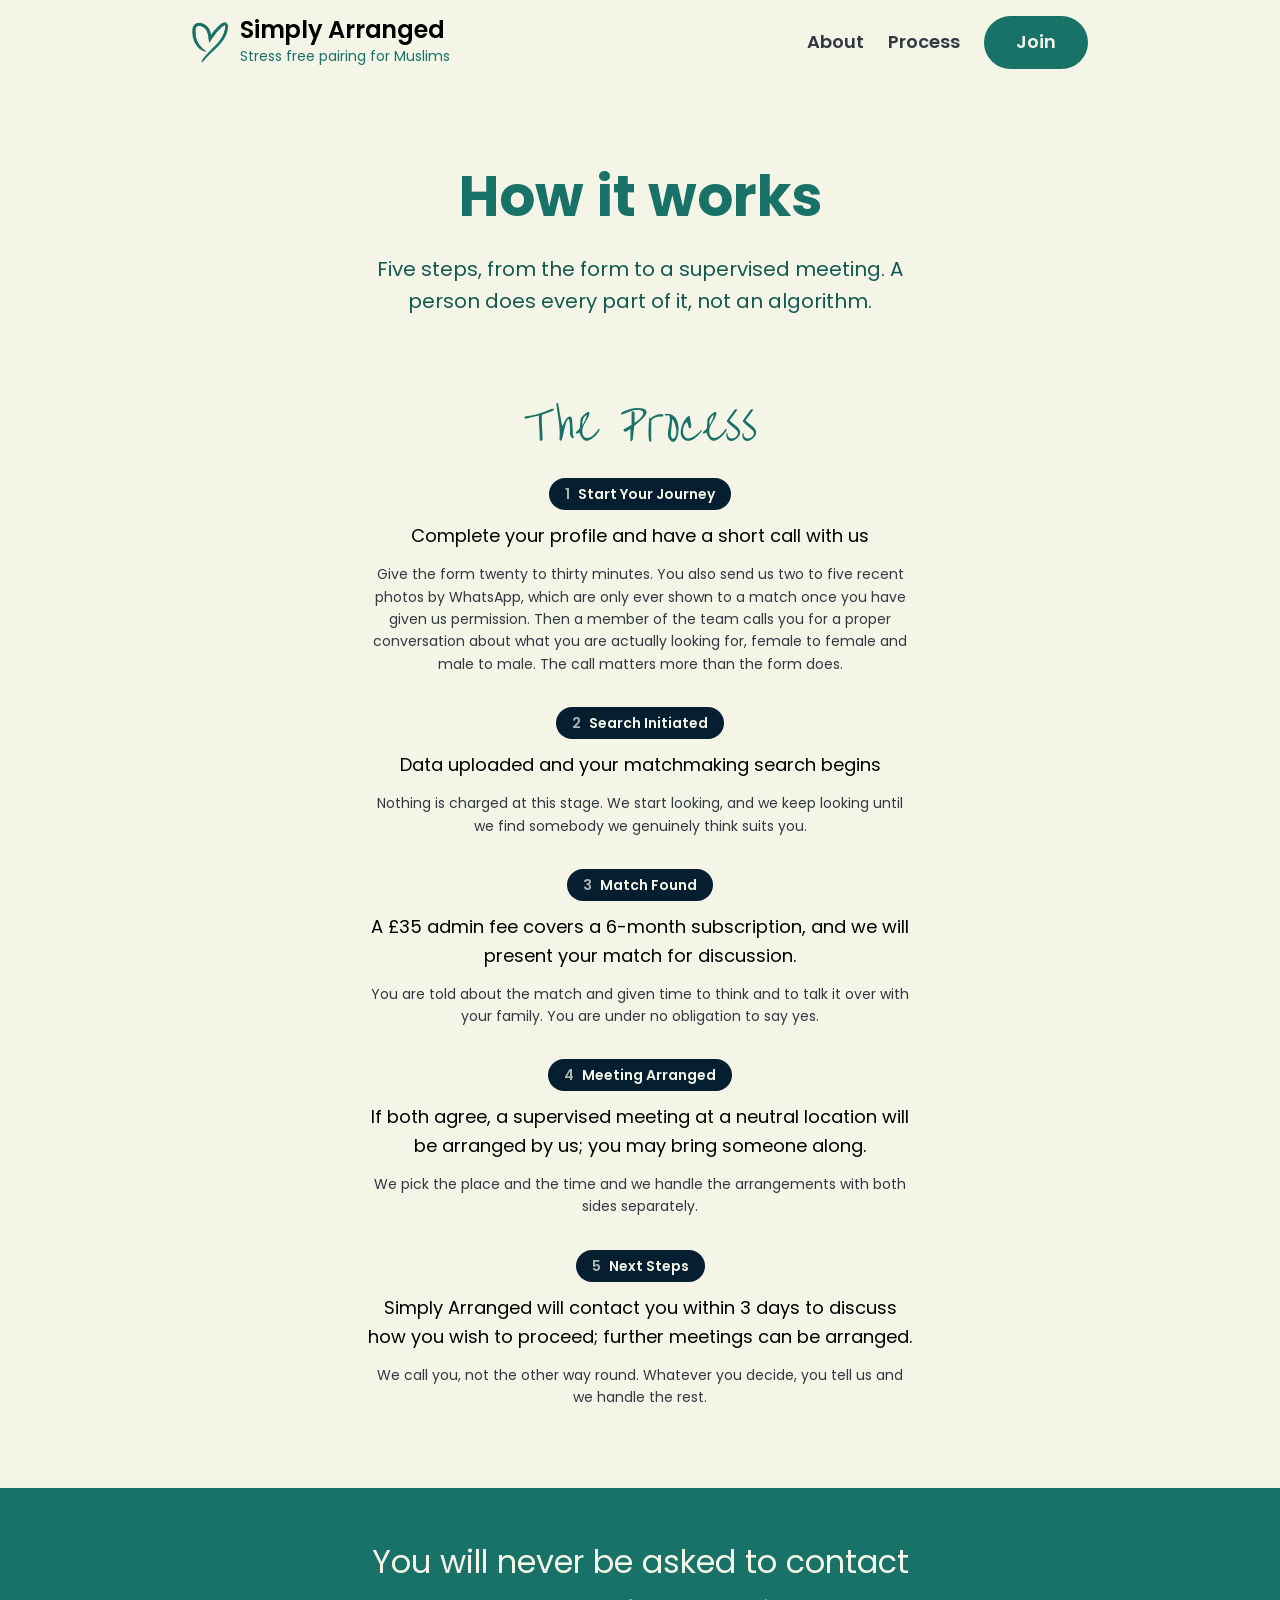
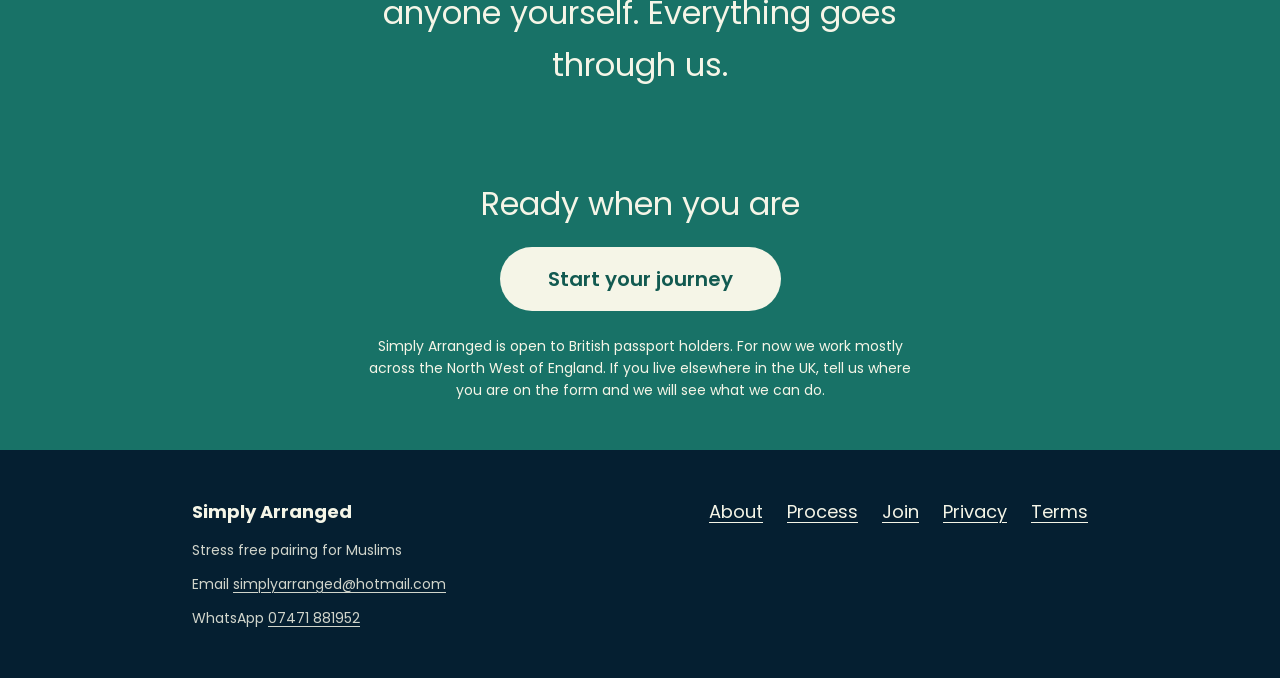
<file: web/process.html>
<!DOCTYPE html>
<html lang="en-GB">
<head>
  <meta charset="utf-8">
  <meta name="viewport" content="width=device-width, initial-scale=1">

  <title>The process | Simply Arranged</title>
  <meta name="description" content="The five steps from signing up to a supervised meeting, what the £35 covers and what happens if a match does not work out.">

  <meta property="og:type" content="website">
  <meta property="og:site_name" content="Simply Arranged">
  <meta property="og:title" content="The process | Simply Arranged">
  <meta property="og:description" content="The five steps from signing up to a supervised meeting, what the £35 covers and what happens if a match does not work out.">
  <meta property="og:url" content="https://simplyarranged.co.uk/process.html">
  <meta property="og:image" content="https://simplyarranged.co.uk/img/og-image.jpg">
  <meta property="og:image:alt" content="A couple standing under a crescent moon and a star filled sky.">
  <meta name="twitter:card" content="summary_large_image">

  <link rel="icon" href="img/favicon-32.png" sizes="32x32">
  <link rel="apple-touch-icon" href="img/apple-touch-icon.png">

  <link rel="preconnect" href="https://fonts.googleapis.com">
  <link rel="preconnect" href="https://fonts.gstatic.com" crossorigin>
  <link rel="stylesheet" href="https://fonts.googleapis.com/css2?family=Over+the+Rainbow&amp;family=Poppins:wght@400;600;700&amp;display=swap">

  <link rel="stylesheet" href="css/tokens.css">
  <link rel="stylesheet" href="css/base.css">
  <link rel="stylesheet" href="css/layout.css">
  <link rel="stylesheet" href="css/components.css">
</head>
<body>
  <a class="skip-link" href="#main">Skip to content</a>

  <header class="site-header">
    <div class="container">
      <a class="brand" href="index.html">
        <img class="brand-mark" src="img/logo-heart.png" alt="" width="313" height="350">
        <span>
          <span class="brand-name">Simply Arranged</span>
          <span class="brand-tagline">Stress free pairing for Muslims</span>
        </span>
      </a>

      <nav class="site-nav" aria-label="Main">
        <ul class="nav-list">
          <li><a class="nav-link" href="about.html">About</a></li>
          <li><a class="nav-link" href="process.html" aria-current="page">Process</a></li>
          <li><a class="btn" href="join.html">Join</a></li>
        </ul>
      </nav>
    </div>
  </header>

  <main id="main">

    <section class="section hero">
      <div class="container stack">
        <h1>How it works</h1>
        <p class="hero-lead">Five steps, from the form to a supervised meeting. A person does every part of it, not an algorithm.</p>
      </div>
    </section>

    <section class="section">
      <div class="container stack">
        <h2 class="script-title">The Process</h2>
        <ol class="process">
          <li class="process-step">
            <h3 class="step-label"><span class="step-number" aria-hidden="true">1</span>Start Your Journey</h3>
            <p>Complete your profile and have a short call with us</p>
            <p class="note">Give the form twenty to thirty minutes. You also send us two to five recent photos by WhatsApp, which are only ever shown to a match once you have given us permission. Then a member of the team calls you for a proper conversation about what you are actually looking for, female to female and male to male. The call matters more than the form does.</p>
          </li>
          <li class="process-step">
            <h3 class="step-label"><span class="step-number" aria-hidden="true">2</span>Search Initiated</h3>
            <p>Data uploaded and your matchmaking search begins</p>
            <p class="note">Nothing is charged at this stage. We start looking, and we keep looking until we find somebody we genuinely think suits you.</p>
          </li>
          <li class="process-step">
            <h3 class="step-label"><span class="step-number" aria-hidden="true">3</span>Match Found</h3>
            <p>A &pound;35 admin fee covers a 6-month subscription, and we will present your match for discussion.</p>
            <p class="note">You are told about the match and given time to think and to talk it over with your family. You are under no obligation to say yes.</p>
          </li>
          <li class="process-step">
            <h3 class="step-label"><span class="step-number" aria-hidden="true">4</span>Meeting Arranged</h3>
            <p>If both agree, a supervised meeting at a neutral location will be arranged by us; you may bring someone along.</p>
            <p class="note">We pick the place and the time and we handle the arrangements with both sides separately.</p>
          </li>
          <li class="process-step">
            <h3 class="step-label"><span class="step-number" aria-hidden="true">5</span>Next Steps</h3>
            <p>Simply Arranged will contact you within 3 days to discuss how you wish to proceed; further meetings can be arranged.</p>
            <p class="note">We call you, not the other way round. Whatever you decide, you tell us and we handle the rest.</p>
          </li>
        </ol>
      </div>
    </section>

    <section class="band">
      <div class="container">
        <p class="band-title">You will never be asked to contact anyone yourself. Everything goes through us.</p>
      </div>
    </section>

    <section class="band">
      <div class="container stack">
        <h2 class="band-title">Ready when you are</h2>
        <p><a class="btn btn-large btn-inverse" href="join.html">Start your journey</a></p>
        <p class="note-inverse">Simply Arranged is open to British passport holders. For now we work mostly across the North West of England. If you live elsewhere in the UK, tell us where you are on the form and we will see what we can do.</p>
      </div>
    </section>

  </main>

  <footer class="site-footer">
    <div class="container footer-grid">
      <div class="stack-tight">
        <p><strong>Simply Arranged</strong></p>
        <p class="footer-small">Stress free pairing for Muslims</p>
        <p class="footer-small">Email <a href="mailto:simplyarranged@hotmail.com">simplyarranged@hotmail.com</a></p>
        <p class="footer-small">WhatsApp <a href="https://wa.me/447471881952">07471 881952</a></p>
      </div>

      <nav aria-label="Footer">
        <ul class="footer-links">
          <li><a href="about.html">About</a></li>
          <li><a href="process.html">Process</a></li>
          <li><a href="join.html">Join</a></li>
          <li><a href="privacy.html">Privacy</a></li>
          <li><a href="terms.html">Terms</a></li>
        </ul>
      </nav>
    </div>
  </footer>
</body>
</html>
</file>
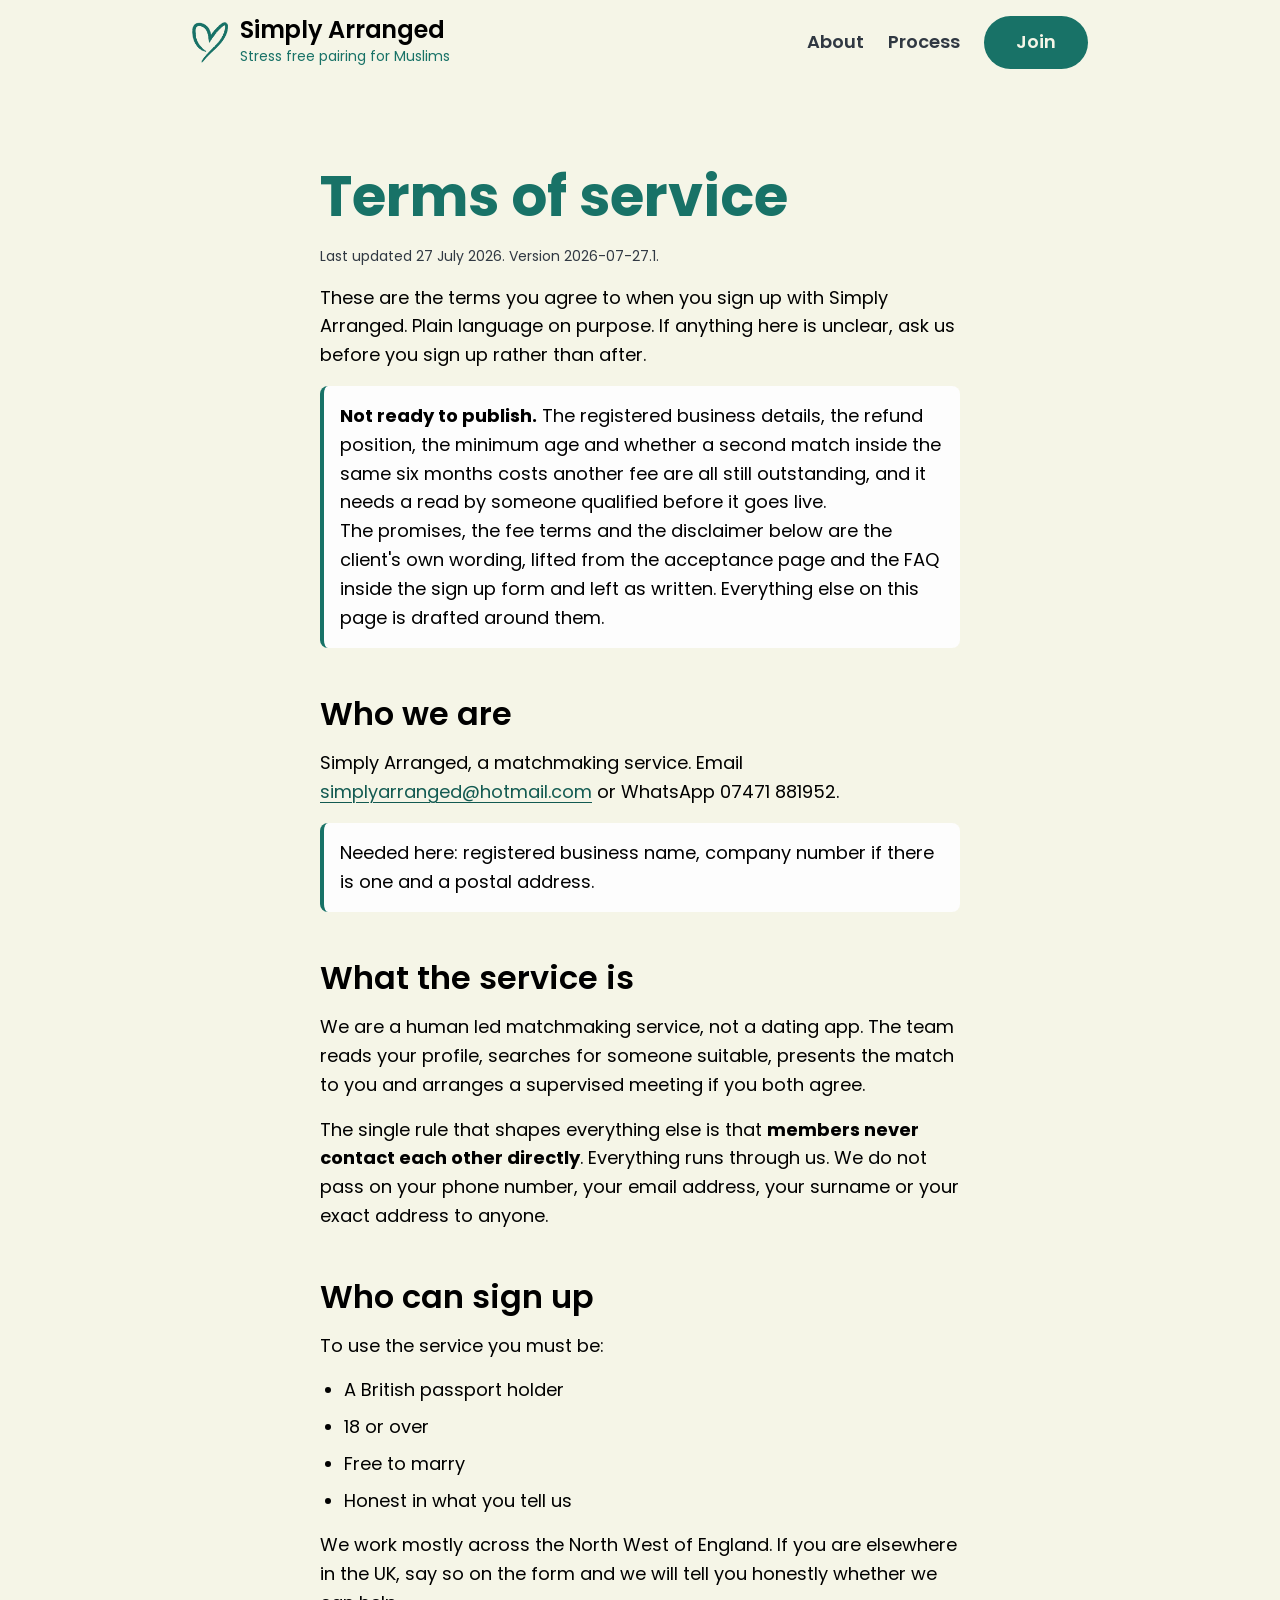
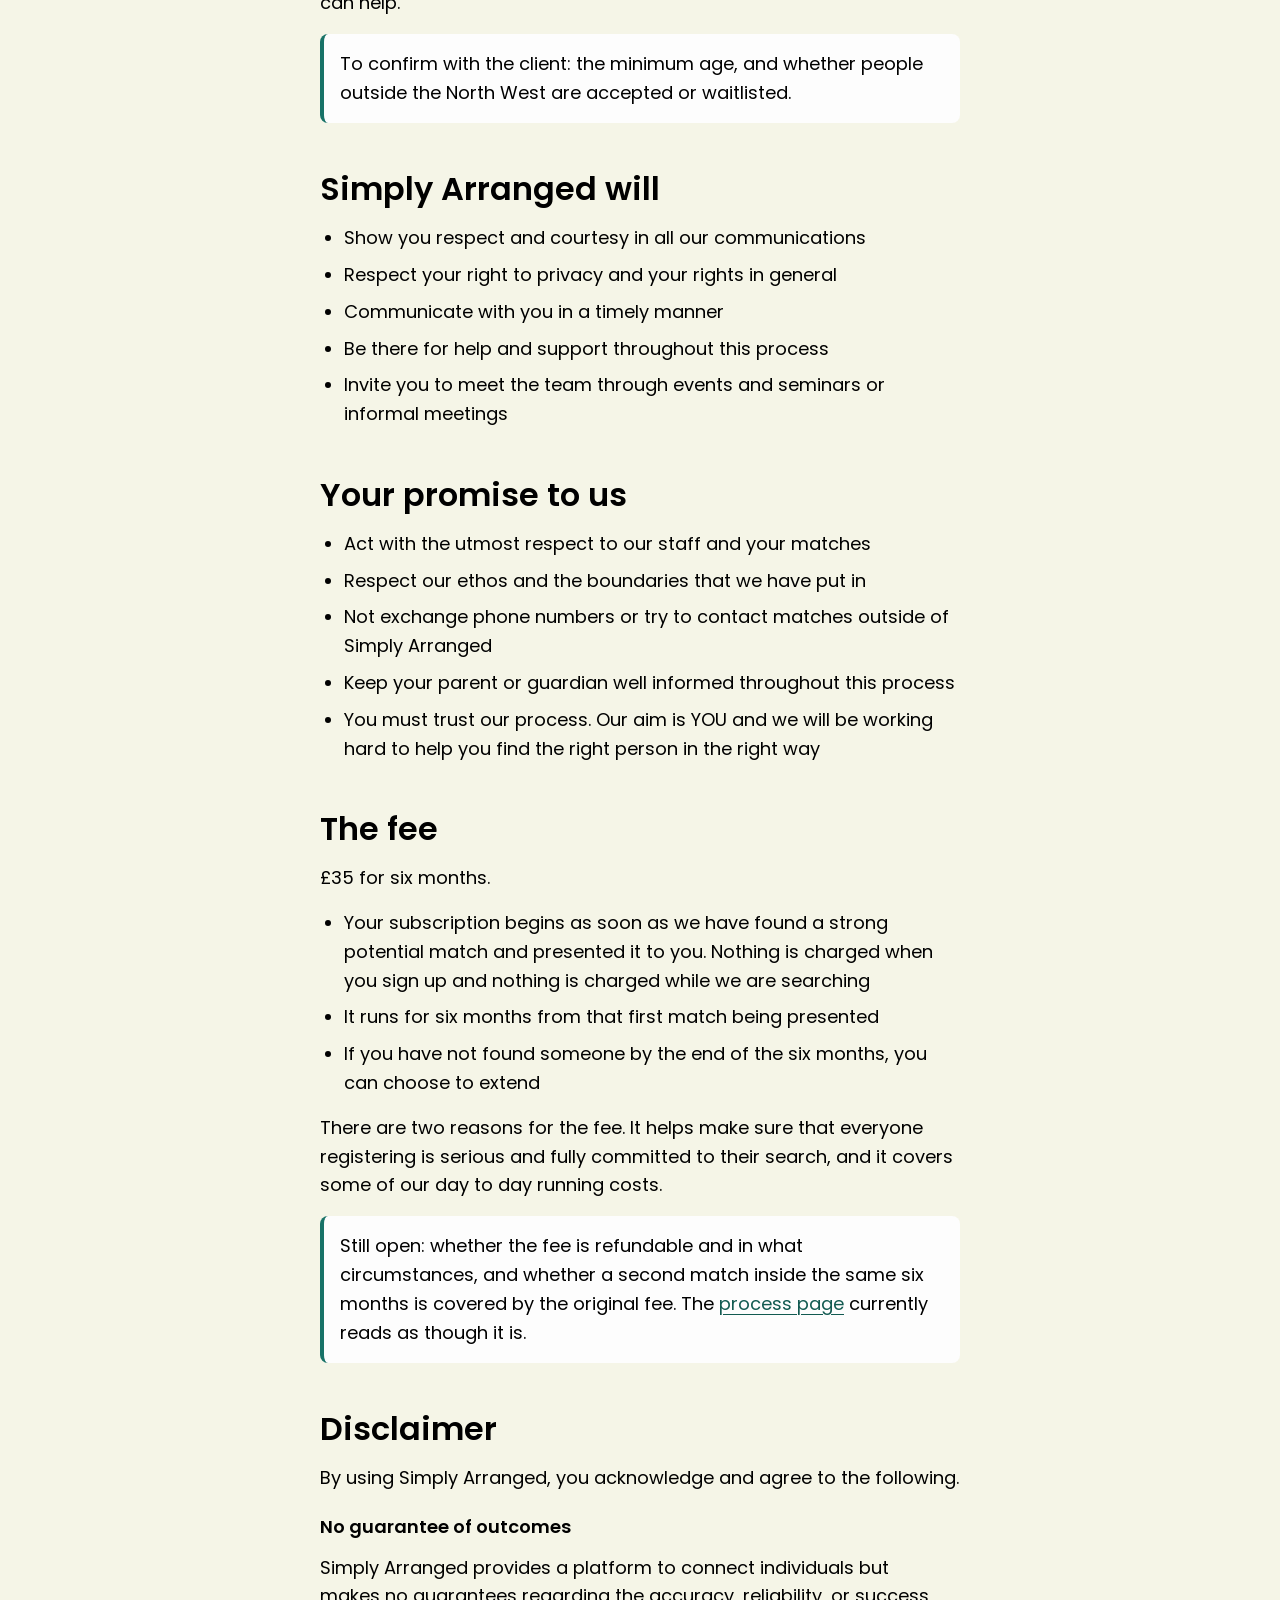
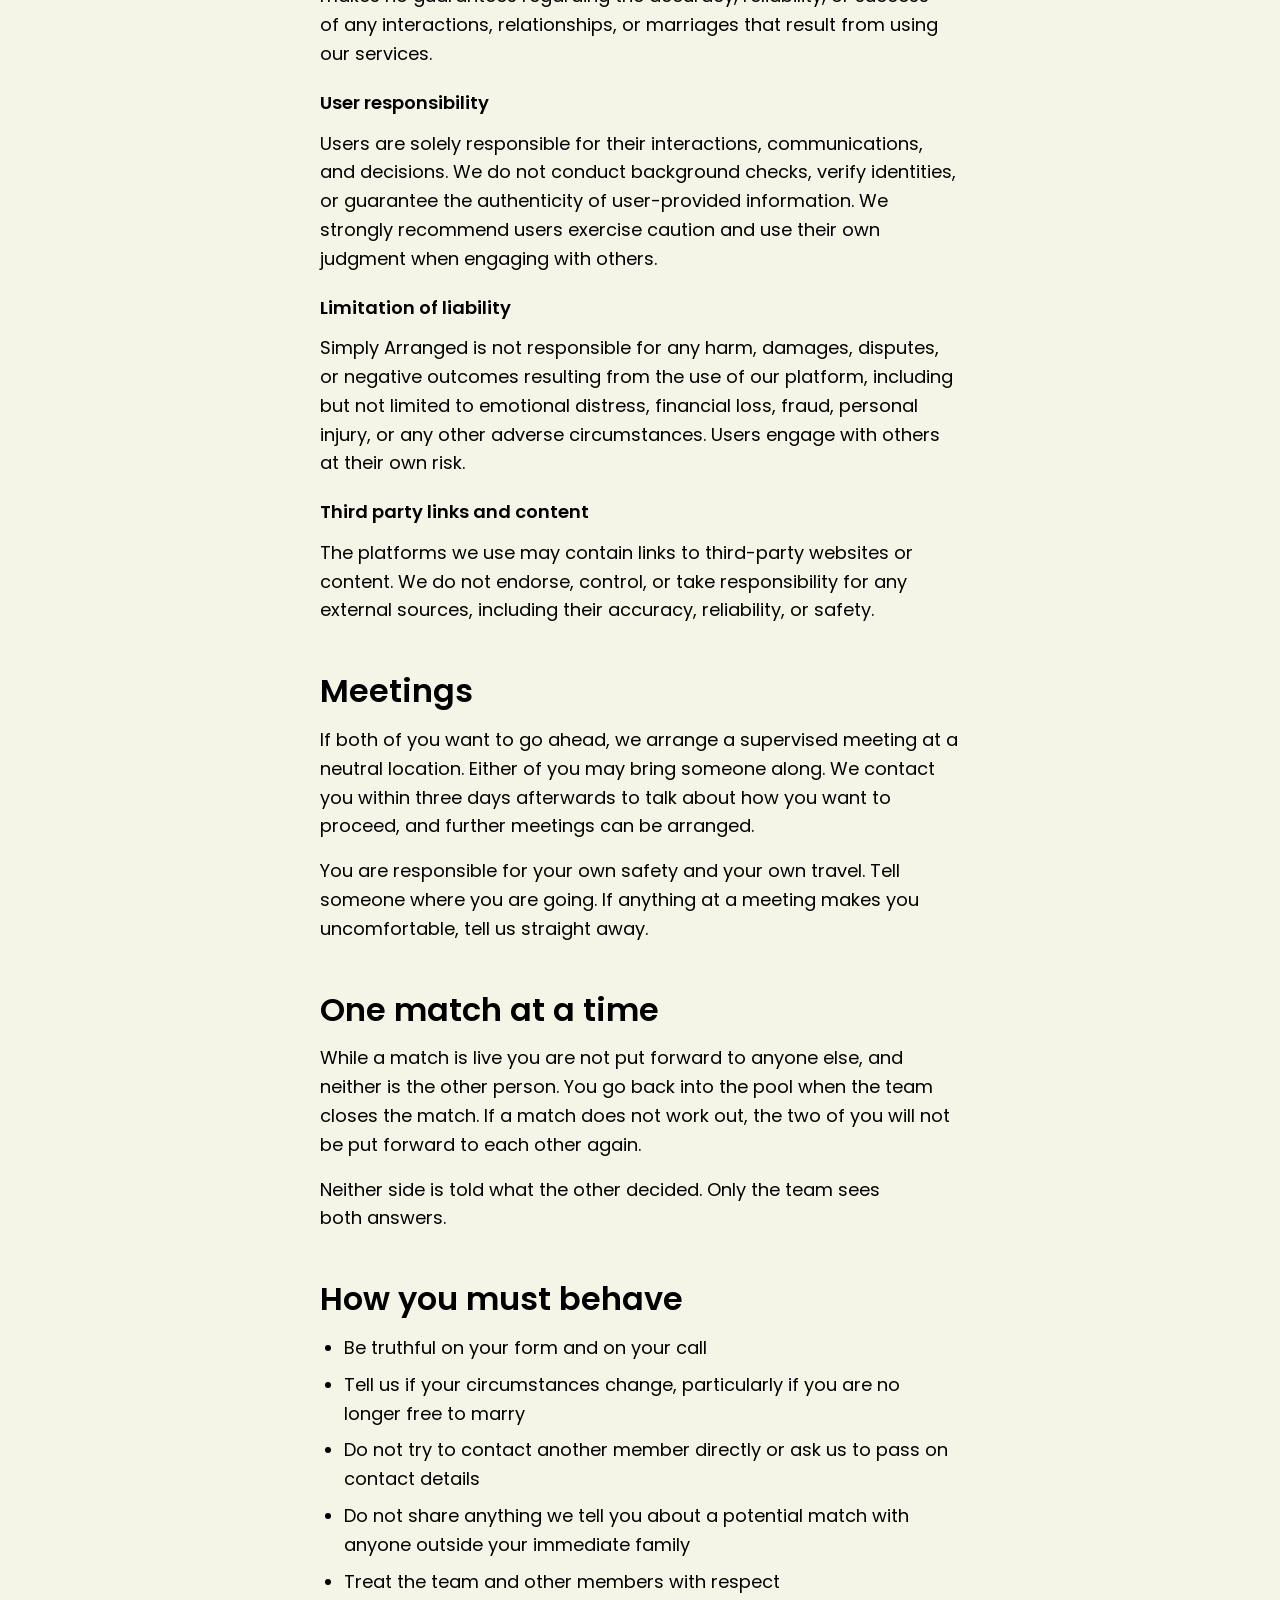
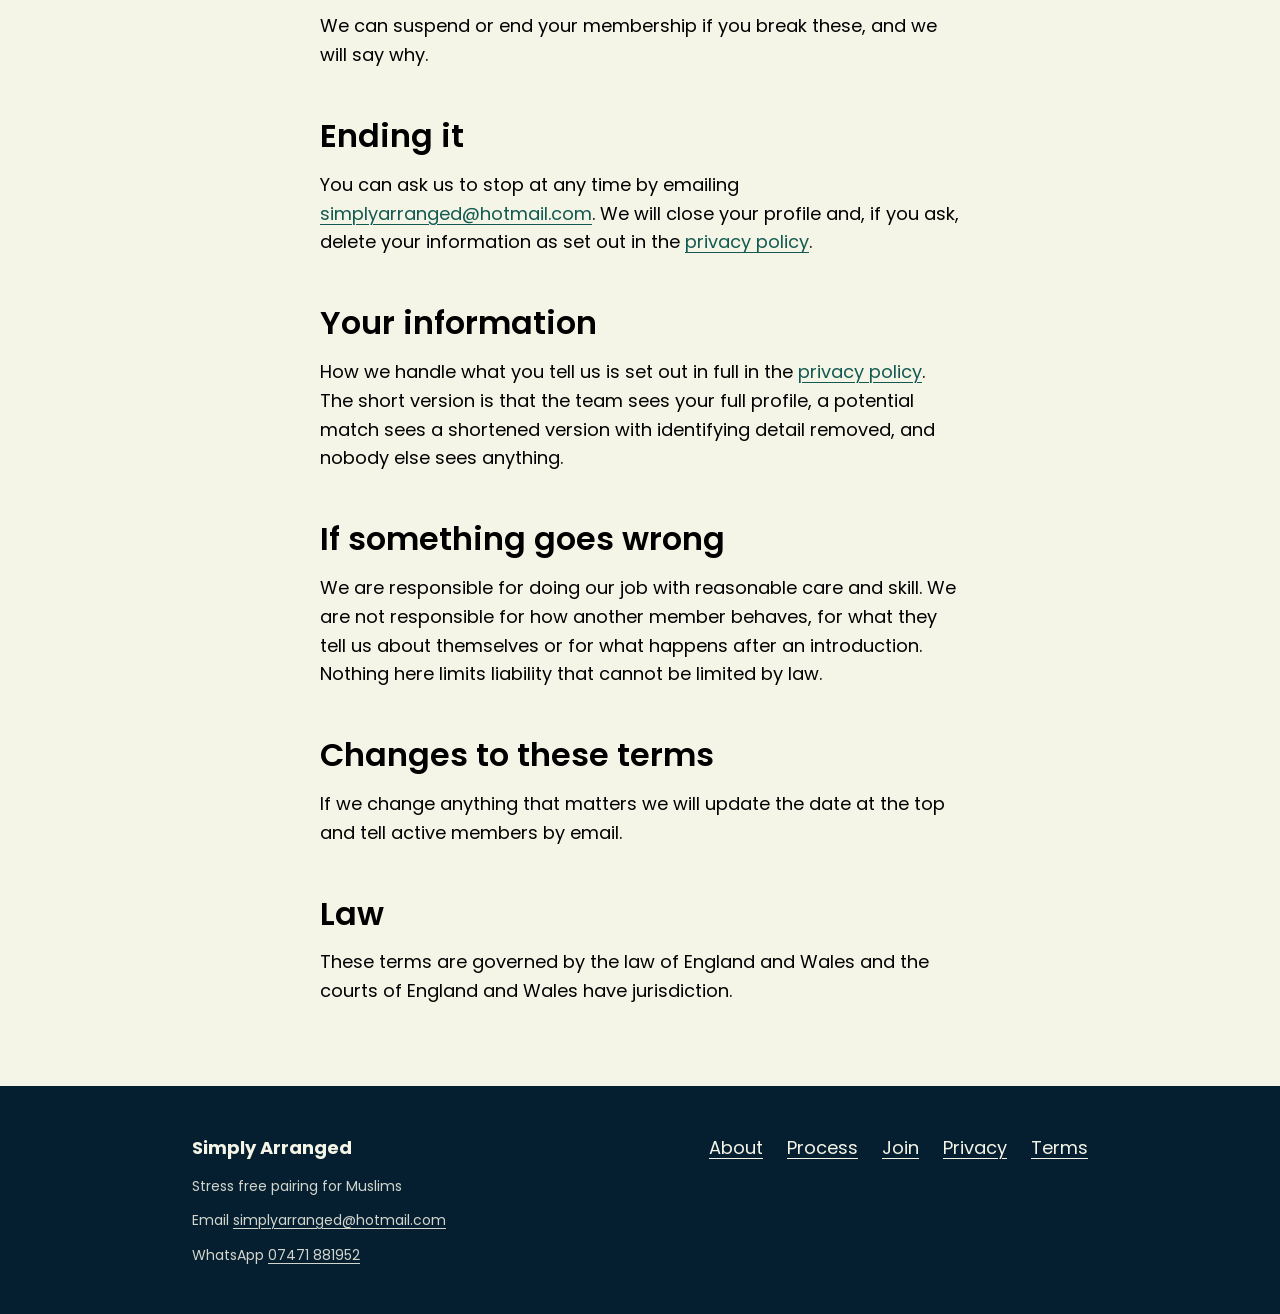
<file: web/terms.html>
<!DOCTYPE html>
<html lang="en-GB">
<head>
  <meta charset="utf-8">
  <meta name="viewport" content="width=device-width, initial-scale=1">

  <title>Terms of service | Simply Arranged</title>
  <meta name="description" content="The terms you agree to when you sign up with Simply Arranged, including the fee, what we promise and how meetings work.">

  <link rel="icon" href="img/favicon-32.png" sizes="32x32">
  <link rel="apple-touch-icon" href="img/apple-touch-icon.png">

  <link rel="preconnect" href="https://fonts.googleapis.com">
  <link rel="preconnect" href="https://fonts.gstatic.com" crossorigin>
  <link rel="stylesheet" href="https://fonts.googleapis.com/css2?family=Over+the+Rainbow&amp;family=Poppins:wght@400;600;700&amp;display=swap">

  <link rel="stylesheet" href="css/tokens.css">
  <link rel="stylesheet" href="css/base.css">
  <link rel="stylesheet" href="css/layout.css">
  <link rel="stylesheet" href="css/components.css">
</head>
<body>
  <a class="skip-link" href="#main">Skip to content</a>

  <header class="site-header">
    <div class="container">
      <a class="brand" href="index.html">
        <img class="brand-mark" src="img/logo-heart.png" alt="" width="313" height="350">
        <span>
          <span class="brand-name">Simply Arranged</span>
          <span class="brand-tagline">Stress free pairing for Muslims</span>
        </span>
      </a>

      <nav class="site-nav" aria-label="Main">
        <ul class="nav-list">
          <li><a class="nav-link" href="about.html">About</a></li>
          <li><a class="nav-link" href="process.html">Process</a></li>
          <li><a class="btn" href="join.html">Join</a></li>
        </ul>
      </nav>
    </div>
  </header>

  <main id="main">
    <section class="section">
      <div class="container legal">
        <h1>Terms of service</h1>
        <p class="legal-meta">Last updated 27 July 2026. Version 2026-07-27.1.</p>

        <p>These are the terms you agree to when you sign up with Simply Arranged. Plain language on purpose. If anything here is unclear, ask us before you sign up rather than after.</p>

        <div class="todo">
          <p><strong>Not ready to publish.</strong> The registered business details, the refund position, the minimum age and whether a second match inside the same six months costs another fee are all still outstanding, and it needs a read by someone qualified before it goes live.</p>
          <p>The promises, the fee terms and the disclaimer below are the client's own wording, lifted from the acceptance page and the FAQ inside the sign up form and left as written. Everything else on this page is drafted around them.</p>
        </div>

        <h2>Who we are</h2>
        <p>Simply Arranged, a matchmaking service. Email <a href="mailto:simplyarranged@hotmail.com">simplyarranged@hotmail.com</a> or WhatsApp 07471 881952.</p>

        <div class="todo">
          <p>Needed here: registered business name, company number if there is one and a postal address.</p>
        </div>

        <h2>What the service is</h2>
        <p>We are a human led matchmaking service, not a dating app. The team reads your profile, searches for someone suitable, presents the match to you and arranges a supervised meeting if you both agree.</p>
        <p>The single rule that shapes everything else is that <strong>members never contact each other directly</strong>. Everything runs through us. We do not pass on your phone number, your email address, your surname or your exact address to anyone.</p>

        <h2>Who can sign up</h2>
        <p>To use the service you must be:</p>
        <ul>
          <li>A British passport holder</li>
          <li>18 or over</li>
          <li>Free to marry</li>
          <li>Honest in what you tell us</li>
        </ul>
        <p>We work mostly across the North West of England. If you are elsewhere in the UK, say so on the form and we will tell you honestly whether we can help.</p>

        <div class="todo">
          <p>To confirm with the client: the minimum age, and whether people outside the North West are accepted or waitlisted.</p>
        </div>

        <h2>Simply Arranged will</h2>
        <ul>
          <li>Show you respect and courtesy in all our communications</li>
          <li>Respect your right to privacy and your rights in general</li>
          <li>Communicate with you in a timely manner</li>
          <li>Be there for help and support throughout this process</li>
          <li>Invite you to meet the team through events and seminars or informal meetings</li>
        </ul>

        <h2>Your promise to us</h2>
        <ul>
          <li>Act with the utmost respect to our staff and your matches</li>
          <li>Respect our ethos and the boundaries that we have put in</li>
          <li>Not exchange phone numbers or try to contact matches outside of Simply Arranged</li>
          <li>Keep your parent or guardian well informed throughout this process</li>
          <li>You must trust our process. Our aim is YOU and we will be working hard to help you find the right person in the right way</li>
        </ul>

        <h2>The fee</h2>
        <p>£35 for six months.</p>
        <ul>
          <li>Your subscription begins as soon as we have found a strong potential match and presented it to you. Nothing is charged when you sign up and nothing is charged while we are searching</li>
          <li>It runs for six months from that first match being presented</li>
          <li>If you have not found someone by the end of the six months, you can choose to extend</li>
        </ul>
        <p>There are two reasons for the fee. It helps make sure that everyone registering is serious and fully committed to their search, and it covers some of our day to day running costs.</p>

        <div class="todo">
          <p>Still open: whether the fee is refundable and in what circumstances, and whether a second match inside the same six months is covered by the original fee. The <a href="process.html">process page</a> currently reads as though it is.</p>
        </div>

        <!-- Everything from here to the end of the disclaimer is the client's own
             wording, lifted from the acceptance page inside the sign up form and
             left exactly as written. It carries Oxford commas and American
             spellings that the house style would otherwise strip. Leave it alone. -->
        <h2>Disclaimer</h2>
        <p>By using Simply Arranged, you acknowledge and agree to the following.</p>

        <h3>No guarantee of outcomes</h3>
        <p>Simply Arranged provides a platform to connect individuals but makes no guarantees regarding the accuracy, reliability, or success of any interactions, relationships, or marriages that result from using our services.</p>

        <h3>User responsibility</h3>
        <p>Users are solely responsible for their interactions, communications, and decisions. We do not conduct background checks, verify identities, or guarantee the authenticity of user-provided information. We strongly recommend users exercise caution and use their own judgment when engaging with others.</p>

        <h3>Limitation of liability</h3>
        <p>Simply Arranged is not responsible for any harm, damages, disputes, or negative outcomes resulting from the use of our platform, including but not limited to emotional distress, financial loss, fraud, personal injury, or any other adverse circumstances. Users engage with others at their own risk.</p>

        <h3>Third party links and content</h3>
        <p>The platforms we use may contain links to third-party websites or content. We do not endorse, control, or take responsibility for any external sources, including their accuracy, reliability, or safety.</p>

        <h2>Meetings</h2>
        <p>If both of you want to go ahead, we arrange a supervised meeting at a neutral location. Either of you may bring someone along. We contact you within three days afterwards to talk about how you want to proceed, and further meetings can be arranged.</p>
        <p>You are responsible for your own safety and your own travel. Tell someone where you are going. If anything at a meeting makes you uncomfortable, tell us straight away.</p>

        <h2>One match at a time</h2>
        <p>While a match is live you are not put forward to anyone else, and neither is the other person. You go back into the pool when the team closes the match. If a match does not work out, the two of you will not be put forward to each other again.</p>
        <p>Neither side is told what the other decided. Only the team sees both answers.</p>

        <h2>How you must behave</h2>
        <ul>
          <li>Be truthful on your form and on your call</li>
          <li>Tell us if your circumstances change, particularly if you are no longer free to marry</li>
          <li>Do not try to contact another member directly or ask us to pass on contact details</li>
          <li>Do not share anything we tell you about a potential match with anyone outside your immediate family</li>
          <li>Treat the team and other members with respect</li>
        </ul>
        <p>We can suspend or end your membership if you break these, and we will say why.</p>

        <h2>Ending it</h2>
        <p>You can ask us to stop at any time by emailing <a href="mailto:simplyarranged@hotmail.com">simplyarranged@hotmail.com</a>. We will close your profile and, if you ask, delete your information as set out in the <a href="privacy.html">privacy policy</a>.</p>

        <h2>Your information</h2>
        <p>How we handle what you tell us is set out in full in the <a href="privacy.html">privacy policy</a>. The short version is that the team sees your full profile, a potential match sees a shortened version with identifying detail removed, and nobody else sees anything.</p>

        <h2>If something goes wrong</h2>
        <p>We are responsible for doing our job with reasonable care and skill. We are not responsible for how another member behaves, for what they tell us about themselves or for what happens after an introduction. Nothing here limits liability that cannot be limited by law.</p>

        <h2>Changes to these terms</h2>
        <p>If we change anything that matters we will update the date at the top and tell active members by email.</p>

        <h2>Law</h2>
        <p>These terms are governed by the law of England and Wales and the courts of England and Wales have jurisdiction.</p>
      </div>
    </section>
  </main>

  <footer class="site-footer">
    <div class="container footer-grid">
      <div class="stack-tight">
        <p><strong>Simply Arranged</strong></p>
        <p class="footer-small">Stress free pairing for Muslims</p>
        <p class="footer-small">Email <a href="mailto:simplyarranged@hotmail.com">simplyarranged@hotmail.com</a></p>
        <p class="footer-small">WhatsApp <a href="https://wa.me/447471881952">07471 881952</a></p>
      </div>

      <nav aria-label="Footer">
        <ul class="footer-links">
          <li><a href="about.html">About</a></li>
          <li><a href="process.html">Process</a></li>
          <li><a href="join.html">Join</a></li>
          <li><a href="privacy.html">Privacy</a></li>
          <li><a href="terms.html">Terms</a></li>
        </ul>
      </nav>
    </div>
  </footer>
</body>
</html>
</file>
<file: web/css/tokens.css>
/* Design tokens for Simply Arranged.
   Everything visual comes from here. No other stylesheet hardcodes a colour,
   a font size or a spacing value. Colours are sampled from the flyer PDF. */

:root {
  /* Colour */
  --sa-cream: #F5F5E7;
  --sa-teal: #187267;
  --sa-teal-dark: #125A51;
  --sa-ink: #000000;
  --sa-ink-soft: #303842;
  --sa-night: #051F31;
  --sa-white: #FDFDFD;

  /* Type families. Over the Rainbow is for section titles only. */
  --sa-font: "Poppins", system-ui, -apple-system, "Segoe UI", sans-serif;
  --sa-font-script: "Over the Rainbow", "Poppins", cursive;

  /* Type scale, fluid between a 320px and a 1280px viewport */
  --sa-size-hero: clamp(2.5rem, 2.1667rem + 1.6667vw, 3.5rem);      /* 40 to 56 */
  --sa-size-script: clamp(2rem, 1.75rem + 1.25vw, 2.75rem);         /* 32 to 44 */
  --sa-size-heading: clamp(1.5rem, 1.3333rem + 0.8333vw, 2rem);     /* 24 to 32 */
  --sa-size-lead: clamp(1.125rem, 1.0833rem + 0.2083vw, 1.25rem);   /* 18 to 20 */
  --sa-size-body: clamp(1.0625rem, 1.0417rem + 0.1042vw, 1.125rem); /* 17 to 18 */
  --sa-size-small: 0.875rem;                                         /* 14 */

  --sa-weight-regular: 400;
  --sa-weight-semibold: 600;
  --sa-weight-bold: 700;

  --sa-leading-tight: 1.15;
  --sa-leading-body: 1.6;

  /* Spacing */
  --sa-space-1: 0.25rem;
  --sa-space-2: 0.5rem;
  --sa-space-3: 0.75rem;
  --sa-space-4: 1rem;
  --sa-space-5: 1.5rem;
  --sa-space-6: 2rem;
  --sa-space-7: 3rem;
  --sa-space-8: 4rem;

  /* One value owns the vertical rhythm between sections */
  --sa-section-gap: clamp(3rem, 8vw, 5rem);

  /* Measure. The flyer is a centred single column and the site matches it. */
  --sa-container: 60rem;
  --sa-measure: 34rem;
  --sa-gutter: clamp(1.25rem, 5vw, 2rem);

  /* Shape. Soft shadows only, no harsh borders. */
  --sa-radius-sm: 8px;
  --sa-radius: 12px;
  --sa-radius-pill: 999px;
  --sa-shadow: 0 2px 12px rgb(5 31 49 / 8%);
  --sa-shadow-raised: 0 4px 20px rgb(5 31 49 / 12%);

  --sa-focus-width: 3px;
  --sa-focus-offset: 3px;
  --sa-transition: 150ms ease;
}
</file>
<file: web/css/base.css>
/* Reset, document defaults and accessibility basics. */

*,
*::before,
*::after {
  box-sizing: border-box;
}

body,
h1,
h2,
h3,
p,
ul,
ol,
figure {
  margin: 0;
}

ul[class],
ol[class] {
  padding: 0;
  list-style: none;
}

html {
  scroll-behavior: smooth;
  text-size-adjust: 100%;
}

body {
  background-color: var(--sa-cream);
  color: var(--sa-ink);
  font-family: var(--sa-font);
  font-size: var(--sa-size-body);
  font-weight: var(--sa-weight-regular);
  line-height: var(--sa-leading-body);
  min-height: 100vh;
  -webkit-font-smoothing: antialiased;
}

img,
picture,
svg {
  display: block;
  height: auto;
  max-width: 100%;
}

h1,
h2,
h3 {
  line-height: var(--sa-leading-tight);
  text-wrap: balance;
}

h1 {
  color: var(--sa-teal);
  font-size: var(--sa-size-hero);
  font-weight: var(--sa-weight-bold);
}

h2 {
  font-size: var(--sa-size-heading);
  font-weight: var(--sa-weight-semibold);
}

h3 {
  font-size: var(--sa-size-body);
  font-weight: var(--sa-weight-semibold);
}

p {
  text-wrap: pretty;
}

a {
  color: var(--sa-teal-dark);
  text-decoration-thickness: 1px;
  text-underline-offset: 0.2em;
}

a:hover {
  color: var(--sa-teal);
}

/* Focus rings stay visible and stay teal. */
:focus-visible {
  outline: var(--sa-focus-width) solid var(--sa-teal);
  outline-offset: var(--sa-focus-offset);
  border-radius: var(--sa-radius-sm);
}

/* On teal backgrounds the ring flips to cream so it is still readable. */
.band :focus-visible {
  outline-color: var(--sa-cream);
}

.skip-link {
  background-color: var(--sa-teal);
  border-radius: 0 0 var(--sa-radius-sm) 0;
  color: var(--sa-cream);
  left: 0;
  padding: var(--sa-space-3) var(--sa-space-4);
  position: absolute;
  top: 0;
  transform: translateY(-110%);
  z-index: 10;
}

.skip-link:focus {
  color: var(--sa-cream);
  transform: translateY(0);
}

.visually-hidden {
  clip-path: inset(50%);
  height: 1px;
  overflow: hidden;
  position: absolute;
  white-space: nowrap;
  width: 1px;
}

@media (prefers-reduced-motion: reduce) {
  html {
    scroll-behavior: auto;
  }

  *,
  *::before,
  *::after {
    animation-duration: 0.01ms !important;
    animation-iteration-count: 1 !important;
    scroll-behavior: auto !important;
    transition-duration: 0.01ms !important;
  }
}
</file>
<file: web/css/layout.css>
/* Page structure. One centred column, generous vertical rhythm, full bleed
   teal bands between sections in the same way the flyer separates them.

   Section spacing has exactly one owner, the .section rule below. Nothing else
   sets top or bottom padding on a section, so there is nothing to fight with. */

.container {
  margin-inline: auto;
  max-width: var(--sa-container);
  padding-inline: var(--sa-gutter);
  width: 100%;
}

.section {
  padding-block: var(--sa-section-gap);
}

/* Two sections in a row would otherwise contribute their padding twice and
   leave two whole rhythm steps of dead air between two blocks of text. One
   step is the intent. Spacing against a band or the page edge is unaffected. */
.section + .section {
  padding-block-start: 0;
}

/* A section holding only a heading that introduces the band directly below it,
   so it sits nearer the band than the block above. */
.section-intro {
  padding-block-end: var(--sa-space-5);
}

/* Full bleed teal, cream text. */
.band {
  background-color: var(--sa-teal);
  color: var(--sa-cream);
  padding-block: var(--sa-space-7);
  text-align: center;
}

/* A plain link inside a teal band. Its own class rather than .band a, so it
   never competes with .btn on a button sitting in the same band. */
.band-link {
  color: var(--sa-cream);
}

.band-night {
  background-color: var(--sa-night);
}

/* Centred running text stays inside a comfortable measure. */
.prose {
  margin-inline: auto;
  max-width: var(--sa-measure);
  text-align: center;
}

.stack > * + * {
  margin-block-start: var(--sa-space-5);
}

.stack-tight > * + * {
  margin-block-start: var(--sa-space-3);
}

.text-centre {
  text-align: center;
}
</file>
<file: web/css/components.css>
/* Components. Flat specificity, single class selectors wherever possible. */

/* Header ------------------------------------------------------------------ */

.site-header {
  padding-block: var(--sa-space-4);
}

.site-header .container {
  align-items: center;
  column-gap: var(--sa-space-5);
  display: flex;
  flex-wrap: wrap;
  justify-content: space-between;
  row-gap: var(--sa-space-3);
}

.brand {
  align-items: center;
  color: var(--sa-ink);
  display: flex;
  gap: var(--sa-space-3);
  text-decoration: none;
}

.brand:hover {
  color: var(--sa-ink);
}

.brand-mark {
  width: 2.25rem;
}

.brand-name {
  font-size: 1.5rem;
  font-weight: var(--sa-weight-semibold);
  letter-spacing: -0.01em;
  line-height: 1;
}

.brand-tagline {
  color: var(--sa-teal);
  display: block;
  font-size: var(--sa-size-small);
  font-weight: var(--sa-weight-regular);
  line-height: 1.4;
}

.nav-list {
  align-items: center;
  display: flex;
  flex-wrap: wrap;
  gap: var(--sa-space-4) var(--sa-space-5);
  justify-content: center;
  margin: 0;
}

/* Its own class rather than .site-nav a, so it never competes with .btn on the
   Join link sitting in the same list. */
.nav-link {
  color: var(--sa-ink-soft);
  font-weight: var(--sa-weight-semibold);
  text-decoration: none;
}

.nav-link:hover {
  color: var(--sa-teal);
  text-decoration: underline;
}

/* Buttons ----------------------------------------------------------------- */

.btn {
  background-color: var(--sa-teal);
  border: 0;
  border-radius: var(--sa-radius-pill);
  color: var(--sa-cream);
  display: inline-block;
  font-family: inherit;
  font-size: var(--sa-size-body);
  font-weight: var(--sa-weight-semibold);
  padding: var(--sa-space-3) var(--sa-space-6);
  text-align: center;
  text-decoration: none;
  transition: background-color var(--sa-transition);
}

.btn:hover {
  background-color: var(--sa-teal-dark);
  color: var(--sa-cream);
}

.btn-large {
  font-size: var(--sa-size-lead);
  padding: var(--sa-space-4) var(--sa-space-7);
}

/* Reversed out of a teal band. */
.btn-inverse {
  background-color: var(--sa-cream);
  color: var(--sa-teal-dark);
}

.btn-inverse:hover {
  background-color: var(--sa-white);
  color: var(--sa-teal-dark);
}

/* Headings ---------------------------------------------------------------- */

/* Over the Rainbow, section titles only. Never body copy, never buttons. */
.script-title {
  color: var(--sa-teal);
  font-family: var(--sa-font-script);
  font-size: var(--sa-size-script);
  font-weight: var(--sa-weight-regular);
  line-height: 1.3;
  text-align: center;
}

.band-title {
  font-size: var(--sa-size-heading);
  font-weight: var(--sa-weight-regular);
  margin-inline: auto;
  max-width: var(--sa-measure);
}

/* Hero -------------------------------------------------------------------- */

.hero {
  text-align: center;
}

.hero-lead {
  color: var(--sa-teal-dark);
  font-size: var(--sa-size-lead);
  margin-inline: auto;
  max-width: var(--sa-measure);
}

/* width plus max-width, not max-width alone, so this never beats the
   max-width: 100% in base.css and overflow a narrow screen. */
.hero-image {
  border-radius: var(--sa-radius);
  box-shadow: var(--sa-shadow);
  margin-inline: auto;
  max-width: 26rem;
  width: 100%;
}

/* Reasons ----------------------------------------------------------------- */

.reasons {
  display: grid;
  gap: var(--sa-space-4);
  margin-inline: auto;
  max-width: var(--sa-measure);
}

.reason {
  background-color: var(--sa-white);
  border-radius: var(--sa-radius);
  box-shadow: var(--sa-shadow);
  padding: var(--sa-space-5);
  text-align: center;
}

/* Centring works for the short flyer lines on the home page. Longer cards with
   a bold lead in read better ranged left. */
.reasons-long .reason {
  text-align: start;
}

/* Process ----------------------------------------------------------------- */

.process {
  display: grid;
  gap: var(--sa-space-6);
  margin-inline: auto;
  max-width: var(--sa-measure);
}

.process-step {
  text-align: center;
}

/* The flyer line comes first, then any expansion of it on the process page. */
.process-step p + p {
  margin-block-start: var(--sa-space-3);
}

/* The flyer's pill shaped label for each step name. */
.step-label {
  background-color: var(--sa-night);
  border-radius: var(--sa-radius-pill);
  color: var(--sa-cream);
  display: inline-block;
  font-size: var(--sa-size-small);
  font-weight: var(--sa-weight-semibold);
  margin-block-end: var(--sa-space-3);
  padding: var(--sa-space-2) var(--sa-space-4);
}

.step-number {
  margin-inline-end: var(--sa-space-2);
  opacity: 0.7;
}

/* Video ------------------------------------------------------------------- */

/* Shared by the poster facade and by the iframe that replaces it, so swapping
   one for the other does not move the page. */
.video,
.video-frame {
  aspect-ratio: 16 / 9;
  border: 0;
  border-radius: var(--sa-radius);
  box-shadow: var(--sa-shadow);
  display: block;
  margin-inline: auto;
  max-width: var(--sa-measure);
  overflow: hidden;
  width: 100%;
}

.video {
  background-color: var(--sa-night);
  position: relative;
}

.video-poster {
  height: 100%;
  object-fit: cover;
  width: 100%;
}

/* The whole poster is the button. */
.video-play {
  background: none;
  border: 0;
  cursor: pointer;
  display: grid;
  inset: 0;
  padding: 0;
  place-content: center;
  position: absolute;
  width: 100%;
}

.video-play-icon {
  background-color: var(--sa-teal);
  border-radius: 50%;
  box-shadow: var(--sa-shadow-raised);
  display: block;
  height: 4rem;
  position: relative;
  transition: background-color var(--sa-transition);
  width: 4rem;
}

/* The triangle, drawn with a border rather than shipped as an asset. */
.video-play-icon::after {
  border-block: 0.7rem solid transparent;
  border-inline-start: 1.15rem solid var(--sa-cream);
  content: "";
  inset-block-start: 50%;
  inset-inline-start: 55%;
  position: absolute;
  transform: translate(-50%, -50%);
}

.video-play:hover .video-play-icon {
  background-color: var(--sa-teal-dark);
}

/* Visible to a screen reader, and the ring still lands on the whole poster. */
.video-play-text {
  clip-path: inset(50%);
  height: 1px;
  overflow: hidden;
  position: absolute;
  white-space: nowrap;
  width: 1px;
}

.video-play:focus-visible {
  outline: var(--sa-focus-width) solid var(--sa-teal);
  outline-offset: calc(var(--sa-focus-offset) * -2);
}

/* Eligibility note -------------------------------------------------------- */

.note {
  color: var(--sa-ink-soft);
  font-size: var(--sa-size-small);
  margin-inline: auto;
  max-width: var(--sa-measure);
}

/* Same note reversed out of a teal band. Cream on teal measures 5.2 to 1, so it
   clears AA for normal text. */
.note-inverse {
  color: var(--sa-cream);
  font-size: var(--sa-size-small);
  margin-inline: auto;
  max-width: var(--sa-measure);
}

/* Consent ----------------------------------------------------------------- */

.consent {
  background-color: var(--sa-white);
  border-radius: var(--sa-radius);
  box-shadow: var(--sa-shadow);
  margin-inline: auto;
  max-width: var(--sa-measure);
  padding: var(--sa-space-5);
  text-align: start;
}

.consent > * + * {
  margin-block-start: var(--sa-space-4);
}

.consent > h2 + *,
.consent > h3 + * {
  margin-block-start: var(--sa-space-2);
}

.consent > * + h3 {
  margin-block-start: var(--sa-space-5);
}

.consent-item {
  align-items: start;
  display: grid;
  gap: var(--sa-space-3);
  grid-template-columns: auto 1fr;
}

/* 24px is the smallest a tickbox should ever be on a touch screen. */
.consent-item input {
  accent-color: var(--sa-teal);
  height: 1.5rem;
  margin: 0;
  width: 1.5rem;
}

.consent-item label {
  cursor: pointer;
}

.consent-actions {
  align-items: center;
  display: flex;
  flex-wrap: wrap;
  gap: var(--sa-space-4);
}

.btn[aria-disabled="true"] {
  background-color: var(--sa-ink-soft);
  cursor: not-allowed;
  opacity: 0.55;
}

.btn[aria-disabled="true"]:hover {
  background-color: var(--sa-ink-soft);
}

.consent-status {
  color: var(--sa-ink-soft);
  font-size: var(--sa-size-small);
}

/* Embedded form ----------------------------------------------------------- */

.form-embed {
  border: 0;
  border-radius: var(--sa-radius);
  box-shadow: var(--sa-shadow);
  display: block;
  height: min(80vh, 55rem);
  width: 100%;
}

/* Legal pages ------------------------------------------------------------- */

.legal {
  margin-inline: auto;
  max-width: 44rem;
  text-align: start;
}

.legal h2 {
  margin-block-start: var(--sa-space-7);
}

.legal h3 {
  margin-block-start: var(--sa-space-5);
}

.legal p,
.legal ul,
.legal ol {
  margin-block-start: var(--sa-space-4);
}

.legal ul,
.legal ol {
  padding-inline-start: var(--sa-space-5);
}

.legal li + li {
  margin-block-start: var(--sa-space-2);
}

.legal-meta {
  color: var(--sa-ink-soft);
  font-size: var(--sa-size-small);
}

/* A wide table scrolls inside its own box rather than pushing the page sideways. */
.table-scroll {
  margin-block-start: var(--sa-space-4);
  overflow-x: auto;
}

.legal table {
  border-collapse: collapse;
  min-width: 24rem;
  width: 100%;
}

.legal th,
.legal td {
  border-block-end: 1px solid rgb(48 56 66 / 15%);
  padding: var(--sa-space-3);
  text-align: start;
  vertical-align: top;
}

.legal th {
  font-weight: var(--sa-weight-semibold);
}

/* Anything still waiting on a decision from the client. Deliberately loud so
   it cannot go live unnoticed. */
.todo {
  background-color: var(--sa-white);
  border-inline-start: 4px solid var(--sa-teal);
  border-radius: var(--sa-radius-sm);
  margin-block-start: var(--sa-space-4);
  padding: var(--sa-space-4);
}

.todo p {
  margin-block-start: 0;
}

/* Footer ------------------------------------------------------------------ */

.site-footer {
  background-color: var(--sa-night);
  color: var(--sa-cream);
  padding-block: var(--sa-space-7);
}

.site-footer a {
  color: var(--sa-cream);
}

.site-footer :focus-visible {
  outline-color: var(--sa-cream);
}

.footer-grid {
  display: grid;
  gap: var(--sa-space-6);
}

.footer-links {
  display: flex;
  flex-wrap: wrap;
  gap: var(--sa-space-4) var(--sa-space-5);
  margin: 0;
}

.footer-small {
  color: var(--sa-cream);
  font-size: var(--sa-size-small);
  opacity: 0.85;
}

@media (min-width: 40rem) {
  .footer-grid {
    grid-template-columns: 1fr auto;
    align-items: start;
  }
}

/* Not found --------------------------------------------------------------- */

.notfound {
  display: grid;
  gap: var(--sa-space-5);
  min-height: 50vh;
  place-content: center;
  text-align: center;
}
</file>
